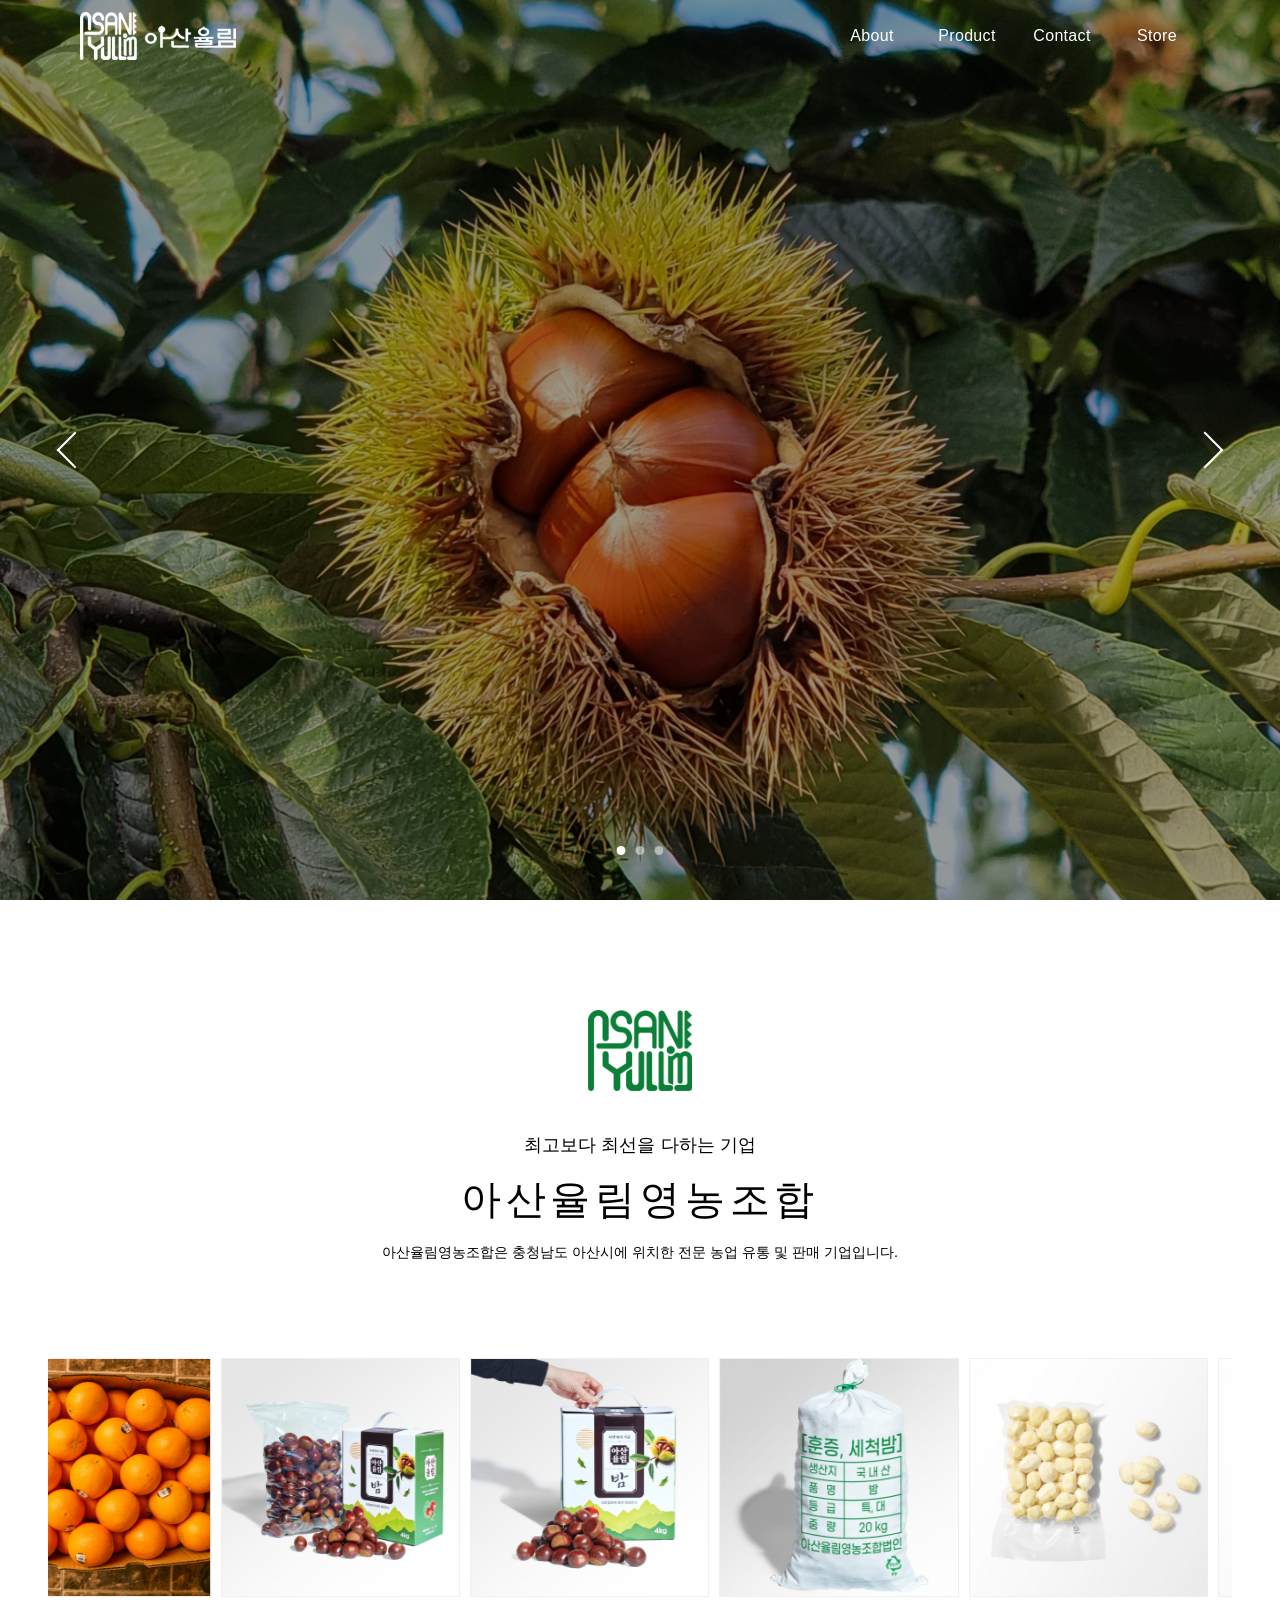
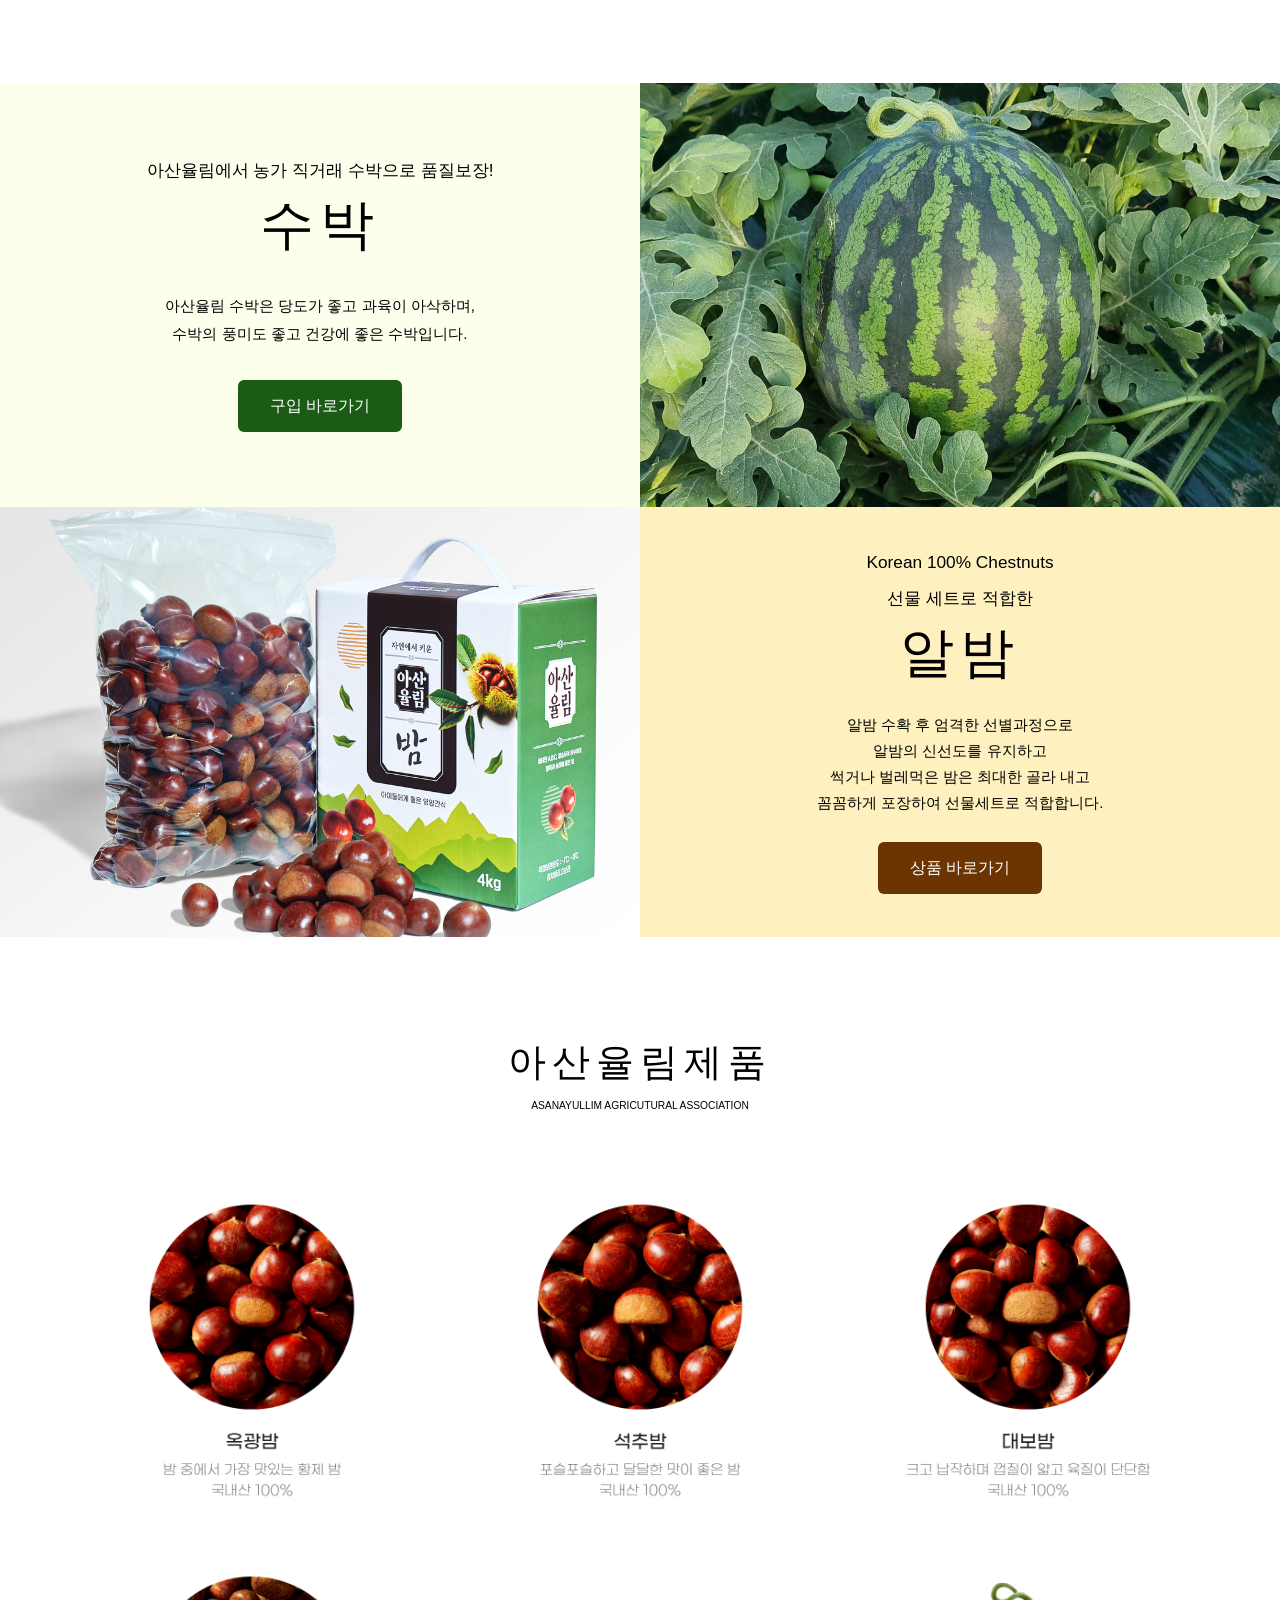
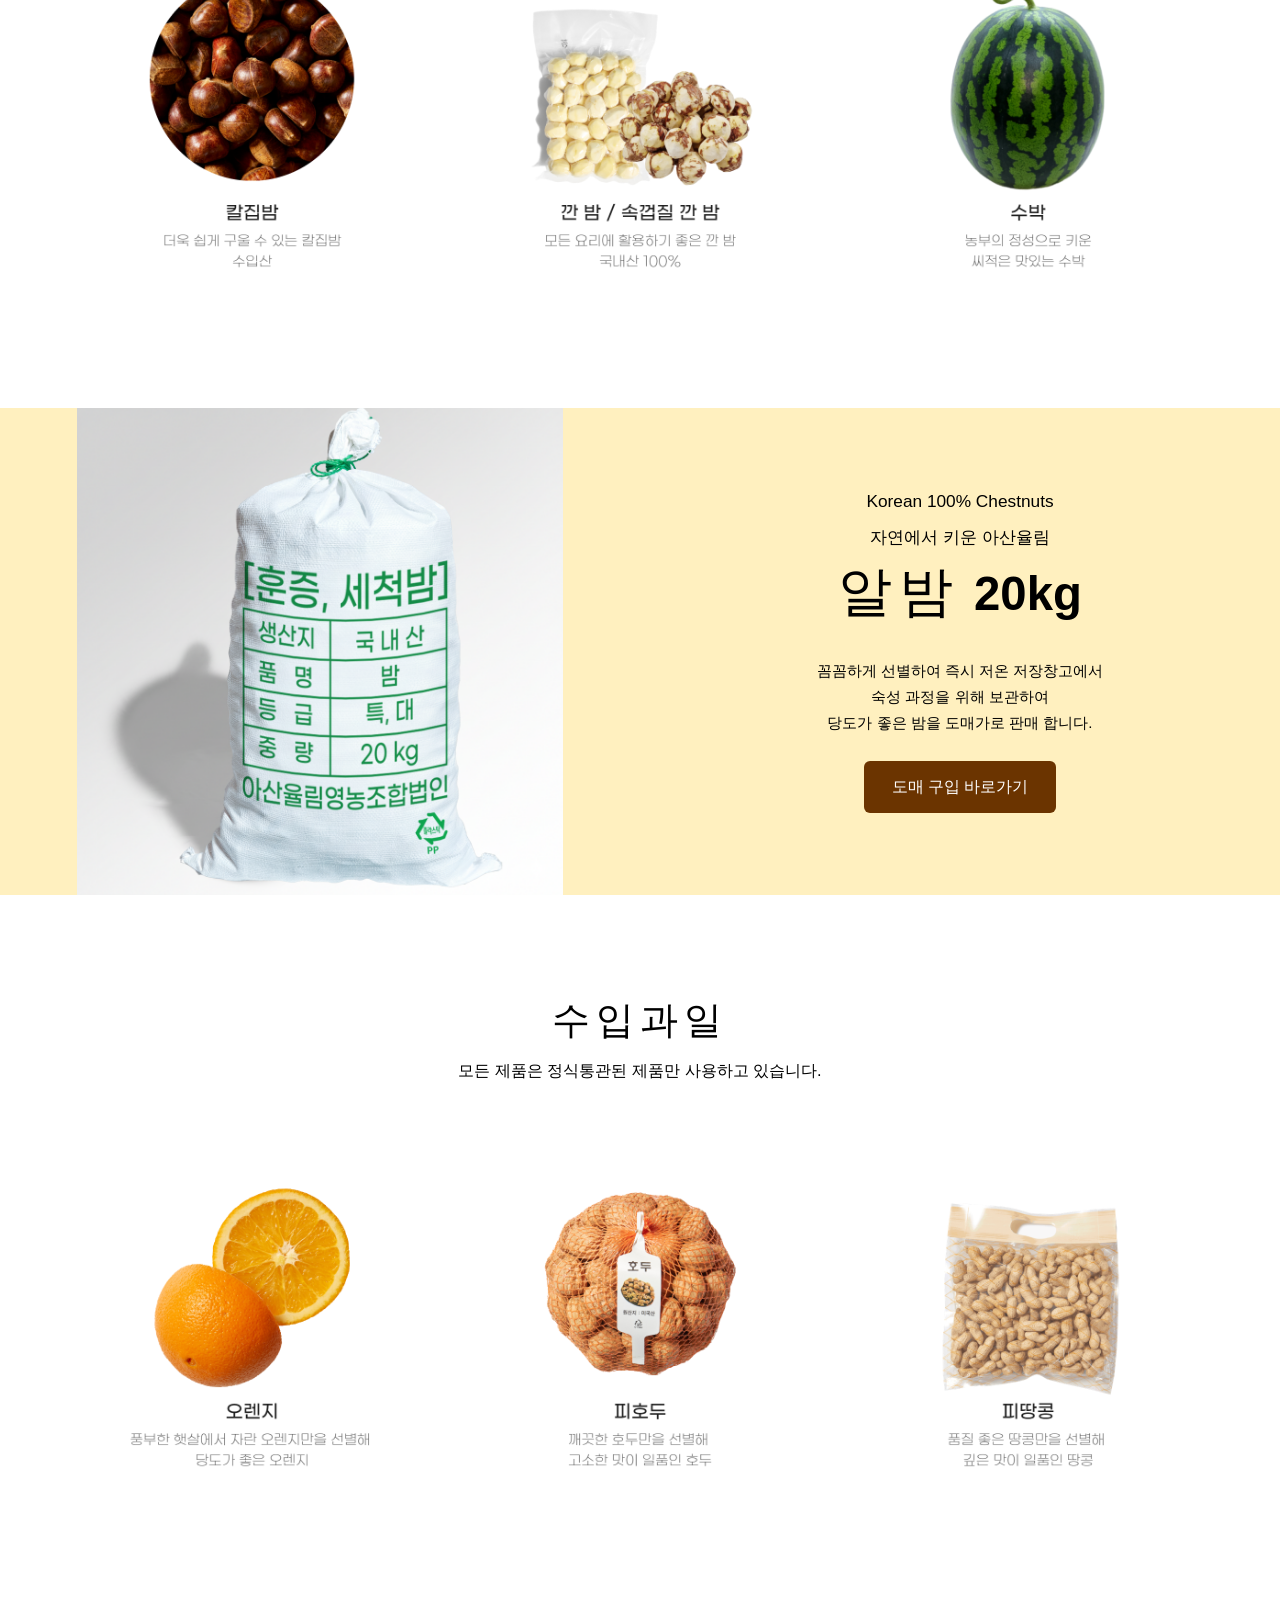
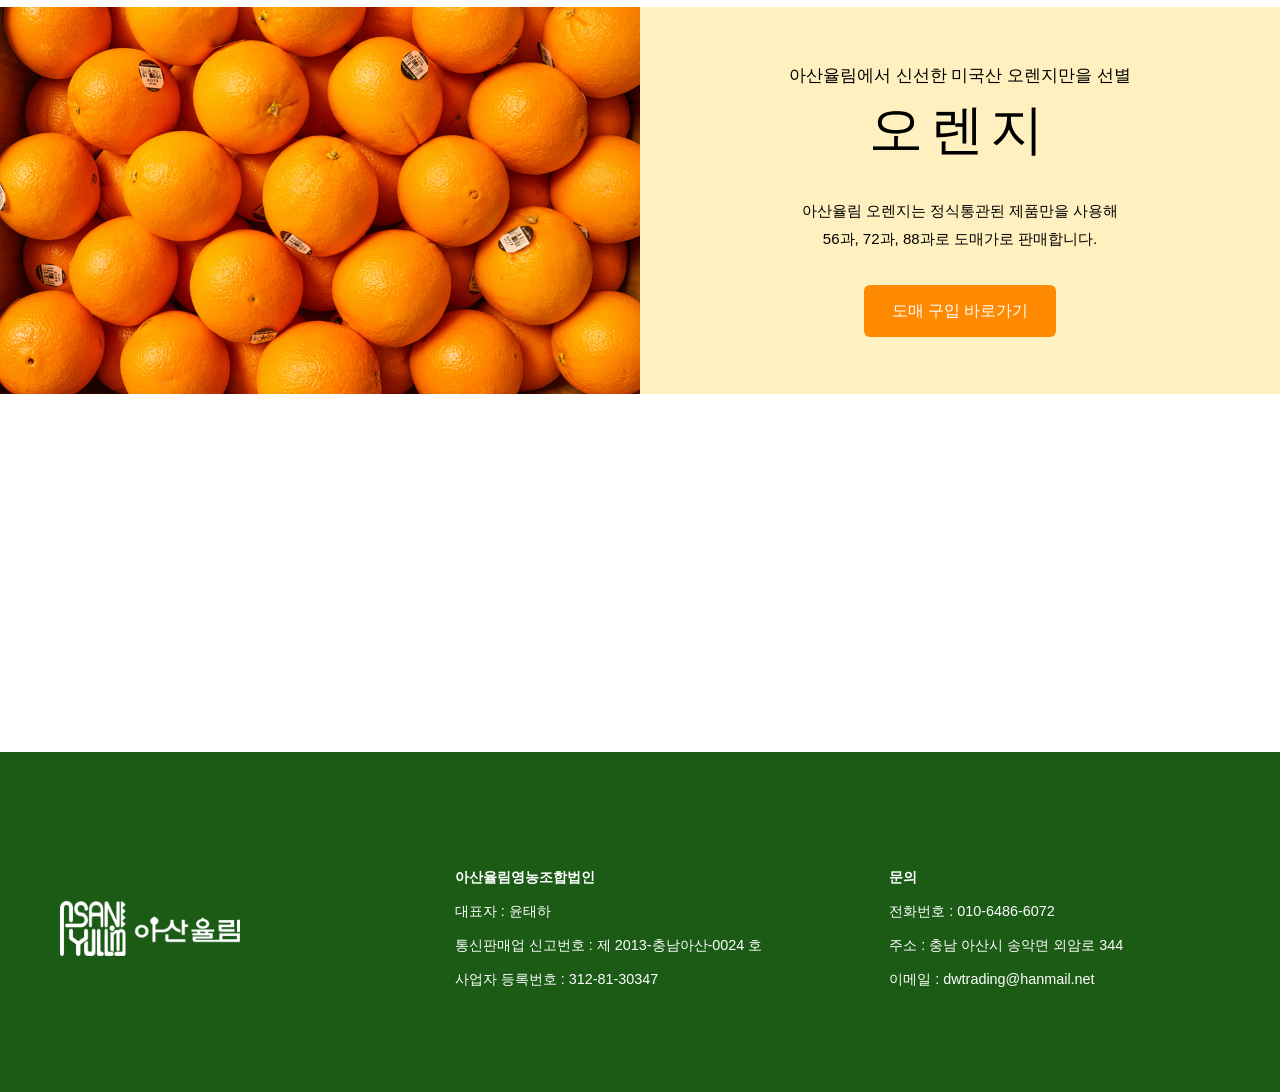
<file: index.html>
<!DOCTYPE html>
<html lang="ko">
<head>
  <meta charset="UTF-8" />
  <meta name="viewport" content="width=device-width, initial-scale=1.0" />

  <title>아산율림 | 아산율림영농조합 | ASANYULLIM</title>
  <meta name="description" content="아산율림영농조합 공식 웹사이트입니다. 밤, 수박, 오렌지, 수입과일 등 엄선된 농산물과 Store - 아산율림(아산율림영농조합) 스마트스토어 상품을 소개합니다." />
  <meta name="keywords" content="아산율림, 아산율림영농조합, asanyullim, ASANYULLIM, Store - 아산율림, 아산율림 스마트스토어, 아산율림영농조합 스마트스토어, 밤, 알밤, 수박, 오렌지, 수입과일" />
  <meta property="og:type" content="website" />
  <meta property="og:site_name" content="아산율림" />
  <meta property="og:title" content="아산율림 | 아산율림영농조합 | ASANYULLIM" />
  <meta property="og:description" content="아산율림영농조합 공식 웹사이트. 엄선된 농산물과 스마트스토어 상품을 소개합니다." />
  <meta property="og:image" content="./images/컬러로고.png" />
  <meta name="twitter:card" content="summary_large_image" />
  <script type="application/ld+json">
    {
      "@context": "https://schema.org",
      "@type": "Organization",
      "name": "아산율림영농조합",
      "alternateName": ["아산율림", "ASANYULLIM", "asanyullim"],
      "url": "https://smartstore.naver.com/asanyulim",
      "logo": "./images/컬러로고.png",
      "contactPoint": {
        "@type": "ContactPoint",
        "telephone": "+82-10-6486-6072",
        "contactType": "customer service",
        "email": "dwtrading@hanmail.net"
      }
    }
  </script>

  <link rel="stylesheet" href="./css/base.css" />
  <link rel="stylesheet" href="./css/layout.css" />
  <link rel="stylesheet" href="./css/home.css" />
  <link rel="stylesheet" href="./css/responsive.css" />
  <script src="./js/main.js" defer></script>
</head>

<body>
  <div data-site-header></div>

  <main>
    <section class="home-hero-slider" aria-label="Main visual images">
      <div class="home-hero-track">
        <article class="home-hero-slide">
          <img src="./images/대문1.jpg" alt="" draggable="false" />
        </article>
        <article class="home-hero-slide">
          <img src="./images/대문2.jpg" alt="" draggable="false" />
        </article>
        <article class="home-hero-slide">
          <img src="./images/대문3.jpg" alt="" draggable="false" />
        </article>
      </div>
      <button class="home-hero-arrow home-hero-arrow-prev" type="button" aria-label="Previous image"></button>
      <button class="home-hero-arrow home-hero-arrow-next" type="button" aria-label="Next image"></button>
      <div class="home-hero-pagination" aria-label="Slide pagination"></div>
    </section>

    <section class="home-company-section" aria-labelledby="home-company-title">
      <div class="home-company-copy">
        <img class="home-company-logo" src="./images/컬러로고.png" alt="아산율림" loading="lazy" />
        <p class="home-company-eyebrow">최고보다 최선을 다하는 기업</p>
        <h1 id="home-company-title">아산율림영농조합</h1>
        <p class="home-company-description">
          아산율림영농조합은 충청남도 아산시에 위치한 전문 농업 유통 및 판매 기업입니다.
        </p>
      </div>

      <div class="home-product-carousel" aria-label="아산율림 제품 이미지">
        <div class="home-product-track">
          <article class="home-product-card"><img src="./images/제품1.png" alt="" draggable="false" loading="lazy" /></article>
          <article class="home-product-card"><img src="./images/제품2.png" alt="" draggable="false" loading="lazy" /></article>
          <article class="home-product-card"><img src="./images/제품3.png" alt="" draggable="false" loading="lazy" /></article>
          <article class="home-product-card"><img src="./images/제품4.png" alt="" draggable="false" loading="lazy" /></article>
          <article class="home-product-card"><img src="./images/제품5.png" alt="" draggable="false" loading="lazy" /></article>
          <article class="home-product-card"><img src="./images/제품6.png" alt="" draggable="false" loading="lazy" /></article>
          <article class="home-product-card"><img src="./images/제품7.png" alt="" draggable="false" loading="lazy" /></article>
          <article class="home-product-card"><img src="./images/제품8.png" alt="" draggable="false" loading="lazy" /></article>
          <article class="home-product-card"><img src="./images/제품9.png" alt="" draggable="false" loading="lazy" /></article>
        </div>
      </div>
    </section>

    <section class="home-feature-section home-feature-watermelon" aria-labelledby="home-watermelon-title">
      <div class="home-feature-copy">
        <p class="home-feature-eyebrow">아산율림에서 농가 직거래 수박으로 품질보장!</p>
        <h2 id="home-watermelon-title">수박</h2>
        <p class="home-feature-description">
          아산율림 수박은 당도가 좋고 과육이 아삭하며,<br />
          수박의 풍미도 좋고 건강에 좋은 수박입니다.
        </p>
        <a
          class="home-feature-button"
          href="https://smartstore.naver.com/asanyulim/products/10555717269"
          target="_blank"
          rel="noopener noreferrer"
        >
          구입 바로가기
        </a>
      </div>
      <figure class="home-feature-media">
        <img src="./images/수박1.png" alt="수박" loading="lazy" />
      </figure>
    </section>

    <section class="home-feature-section home-feature-chestnut is-reversed" aria-labelledby="home-chestnut-title">
      <figure class="home-feature-media">
        <img src="./images/밤2.png" alt="알밤 선물 세트" loading="lazy" />
      </figure>
      <div class="home-feature-copy">
        <p class="home-feature-kicker">Korean 100% Chestnuts</p>
        <p class="home-feature-eyebrow">선물 세트로 적합한</p>
        <h2 id="home-chestnut-title">알밤</h2>
        <p class="home-feature-description">
          알밤 수확 후 엄격한 선별과정으로<br />
          알밤의 신선도를 유지하고<br />
          썩거나 벌레먹은 밤은 최대한 골라 내고<br />
          꼼꼼하게 포장하여 선물세트로 적합합니다.
        </p>
        <a
          class="home-feature-button home-feature-button-brown"
          href="https://smartstore.naver.com/asanyulim/products/10655157892"
          target="_blank"
          rel="noopener noreferrer"
        >
          상품 바로가기
        </a>
      </div>
    </section>

    <section class="home-lineup-section" aria-labelledby="home-lineup-title">
      <div class="home-lineup-heading">
        <h2 id="home-lineup-title">아산율림제품</h2>
        <p>ASANAYULLIM AGRICUTURAL ASSOCIATION</p>
      </div>

      <div class="home-lineup-grid">
        <a
          class="home-lineup-item"
          href="https://smartstore.naver.com/asanyulim/products/10655157892"
          target="_blank"
          rel="noopener noreferrer"
          aria-label="옥광밤 상품 바로가기"
        >
          <img src="./images/옥광밤.png" alt="옥광밤" loading="lazy" />
        </a>
        <a
          class="home-lineup-item"
          href="https://smartstore.naver.com/asanyulim/products/10655157892"
          target="_blank"
          rel="noopener noreferrer"
          aria-label="석추밤 상품 바로가기"
        >
          <img src="./images/석추밤.png" alt="석추밤" loading="lazy" />
        </a>
        <a
          class="home-lineup-item"
          href="https://smartstore.naver.com/asanyulim/products/11051477264"
          target="_blank"
          rel="noopener noreferrer"
          aria-label="대보밤 상품 바로가기"
        >
          <img src="./images/대보밤.png" alt="대보밤" loading="lazy" />
        </a>
        <a
          class="home-lineup-item"
          href="https://smartstore.naver.com/asanyulim/products/10844709897"
          target="_blank"
          rel="noopener noreferrer"
          aria-label="칼집밤 상품 바로가기"
        >
          <img src="./images/칼집밤.png" alt="칼집밤" loading="lazy" />
        </a>
        <a
          class="home-lineup-item"
          href="https://smartstore.naver.com/asanyulim/products/10847987742"
          target="_blank"
          rel="noopener noreferrer"
          aria-label="깐밤 상품 바로가기"
        >
          <img src="./images/깐밤.png" alt="깐밤" loading="lazy" />
        </a>
        <a
          class="home-lineup-item"
          href="https://smartstore.naver.com/asanyulim/products/10555717269"
          target="_blank"
          rel="noopener noreferrer"
          aria-label="수박 상품 바로가기"
        >
          <img src="./images/수박.png" alt="수박" loading="lazy" />
        </a>
      </div>
    </section>

    <section class="home-feature-section home-feature-chestnut home-feature-wholesale is-reversed" aria-labelledby="home-wholesale-title">
      <figure class="home-feature-media">
        <img src="./images/포대.png" alt="알밤 20kg 포대" loading="lazy" />
      </figure>
      <div class="home-feature-copy">
        <p class="home-feature-kicker">Korean 100% Chestnuts</p>
        <p class="home-feature-eyebrow">자연에서 키운 아산율림</p>
        <h2 id="home-wholesale-title" class="home-feature-title-row">
          <span>알밤</span>
          <strong>20kg</strong>
        </h2>
        <p class="home-feature-description">
          꼼꼼하게 선별하여 즉시 저온 저장창고에서<br />
          숙성 과정을 위해 보관하여<br />
          당도가 좋은 밤을 도매가로 판매 합니다.
        </p>
        <a
          class="home-feature-button home-feature-button-brown"
          href="https://smartstore.naver.com/asanyulim/products/10655224242"
          target="_blank"
          rel="noopener noreferrer"
        >
          도매 구입 바로가기
        </a>
      </div>
    </section>

    <section class="home-lineup-section home-import-section" aria-labelledby="home-import-title">
      <div class="home-lineup-heading home-import-heading">
        <h2 id="home-import-title">수입과일</h2>
        <p>모든 제품은 정식통관된 제품만 사용하고 있습니다.</p>
      </div>

      <div class="home-lineup-grid">
        <a
          class="home-lineup-item"
          href="https://smartstore.naver.com/asanyulim/products/10764202318"
          target="_blank"
          rel="noopener noreferrer"
          aria-label="오렌지 상품 바로가기"
        >
          <img src="./images/수입1.png" alt="오렌지" loading="lazy" />
        </a>
        <a
          class="home-lineup-item"
          href="https://smartstore.naver.com/asanyulim/products/10756531237"
          target="_blank"
          rel="noopener noreferrer"
          aria-label="피호두 상품 바로가기"
        >
          <img src="./images/수입2.png" alt="피호두" loading="lazy" />
        </a>
        <a
          class="home-lineup-item"
          href="https://smartstore.naver.com/asanyulim/products/10756702369"
          target="_blank"
          rel="noopener noreferrer"
          aria-label="피땅콩 상품 바로가기"
        >
          <img src="./images/수입3.png" alt="피땅콩" loading="lazy" />
        </a>
      </div>
    </section>

    <section class="home-feature-section home-feature-orange is-reversed" aria-labelledby="home-orange-title">
      <figure class="home-feature-media">
        <img src="./images/오렌지.png" alt="오렌지" loading="lazy" />
      </figure>
      <div class="home-feature-copy">
        <p class="home-feature-eyebrow">아산율림에서 신선한 미국산 오렌지만을 선별</p>
        <h2 id="home-orange-title">오렌지</h2>
        <p class="home-feature-description">
          아산율림 오렌지는 정식통관된 제품만을 사용해<br />
          56과, 72과, 88과로 도매가로 판매합니다.
        </p>
        <a
          class="home-feature-button home-feature-button-orange"
          href="https://smartstore.naver.com/asanyulim/products/10764411808"
          target="_blank"
          rel="noopener noreferrer"
        >
          도매 구입 바로가기
        </a>
      </div>
    </section>

    <section class="home-store-cta" aria-label="Store shortcut">
      <div class="home-store-cta-inner">
        <p>
          아산율림영농조합법인은 항상 여러분의 건강과 행복을 생각하며,<br />
          최상의 제품과 서비스를 제공하기 위해 최선을 다하고 있습니다. 앞으로도 많은 관심과 사랑 부탁드립니다.
        </p>
        <a
          class="home-store-cta-button"
          href="https://smartstore.naver.com/asanyulim"
          target="_blank"
          rel="noopener noreferrer"
        >
          STORE
        </a>
      </div>
    </section>
  </main>

  <div data-site-footer></div>
</body>
</html>
</file>
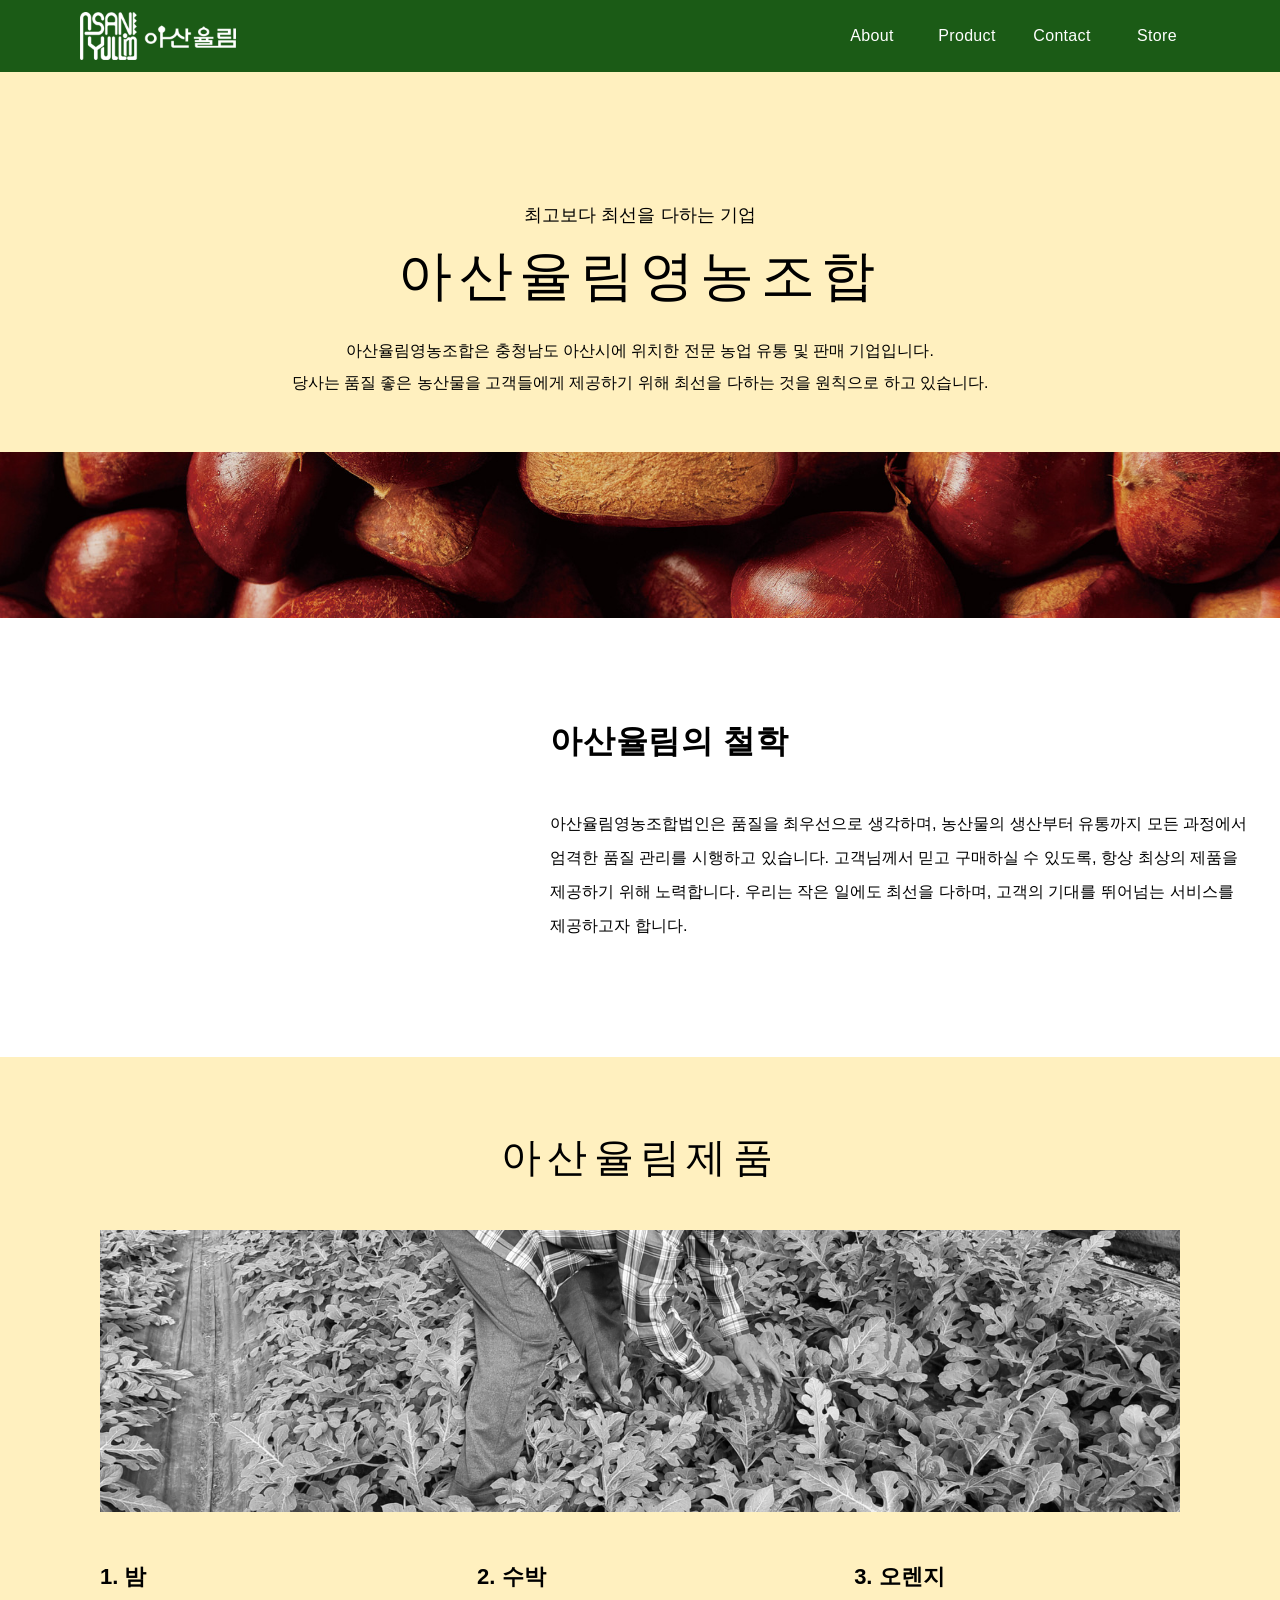
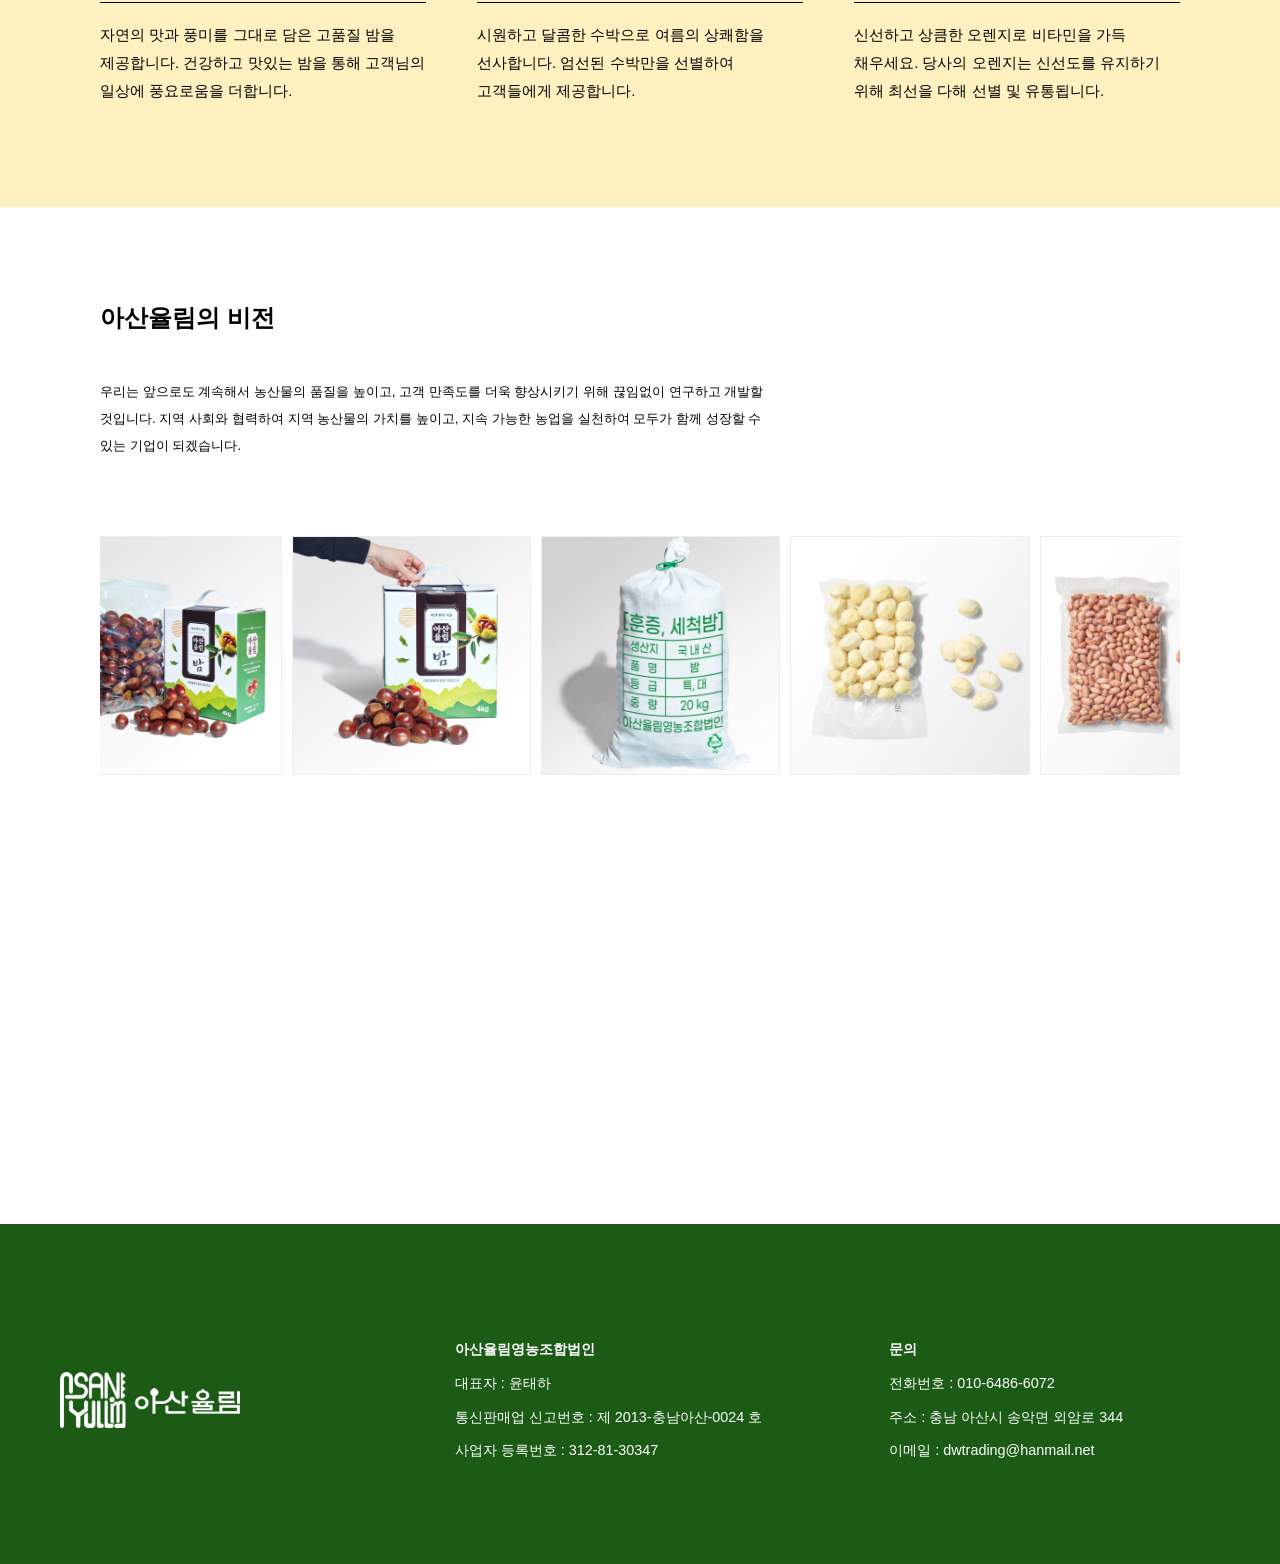
<file: about/index.html>
<!DOCTYPE html>
<html lang="ko">
<head>
  <meta charset="UTF-8" />
  <meta name="viewport" content="width=device-width, initial-scale=1.0" />

  <title>회사소개 | 아산율림영농조합 | ASANYULLIM</title>
  <meta name="description" content="아산율림영농조합 회사소개 페이지입니다. 아산율림의 제품과 Store - 아산율림(아산율림영농조합) 정보를 확인하세요." />
  <meta name="keywords" content="아산율림, 아산율림영농조합, asanyullim, ASANYULLIM, 회사소개, Store - 아산율림" />
  <meta property="og:type" content="website" />
  <meta property="og:site_name" content="아산율림" />
  <meta property="og:title" content="회사소개 | 아산율림영농조합 | ASANYULLIM" />
  <meta property="og:description" content="아산율림영농조합을 소개합니다." />
  <meta property="og:image" content="../images/컬러로고.png" />
  <meta name="twitter:card" content="summary_large_image" />

  <link rel="stylesheet" href="../css/base.css" />
  <link rel="stylesheet" href="../css/layout.css" />
  <link rel="stylesheet" href="../css/about.css" />
  <link rel="stylesheet" href="../css/responsive.css" />
  <script src="../js/main.js" defer></script>
</head>

<body>
  <div data-site-header></div>

  <main>
    <section class="about-intro" aria-labelledby="about-intro-title">
      <div class="about-intro-copy">
        <p class="about-intro-eyebrow">최고보다 최선을 다하는 기업</p>
        <h1 id="about-intro-title">아산율림영농조합</h1>
        <p class="about-intro-description">
          아산율림영농조합은 충청남도 아산시에 위치한 전문 농업 유통 및 판매 기업입니다.<br />
          당사는 품질 좋은 농산물을 고객들에게 제공하기 위해 최선을 다하는 것을 원칙으로 하고 있습니다.
        </p>
      </div>
      <div class="about-intro-visual" aria-hidden="true"></div>
    </section>

    <section class="about-philosophy" aria-labelledby="about-philosophy-title">
      <div class="about-philosophy-copy">
        <h2 id="about-philosophy-title">아산율림의 철학</h2>
        <p>
          아산율림영농조합법인은 품질을 최우선으로 생각하며, 농산물의 생산부터 유통까지 모든 과정에서
          엄격한 품질 관리를 시행하고 있습니다. 고객님께서 믿고 구매하실 수 있도록, 항상 최상의 제품을
          제공하기 위해 노력합니다. 우리는 작은 일에도 최선을 다하며, 고객의 기대를 뛰어넘는 서비스를 제공하고자 합니다.
        </p>
      </div>
    </section>

    <section class="about-products" aria-labelledby="about-products-title">
      <div class="about-products-inner">
        <h2 id="about-products-title">아산율림제품</h2>
        <img class="about-products-image" src="../images/흑백.png" alt="수박 농장에서 수확하는 모습" loading="lazy" />

        <div class="about-products-grid">
          <article class="about-products-item">
            <h3>1. 밤</h3>
            <p>
              자연의 맛과 풍미를 그대로 담은 고품질 밤을 제공합니다. 건강하고 맛있는 밤을 통해 고객님의 일상에 풍요로움을 더합니다.
            </p>
          </article>
          <article class="about-products-item">
            <h3>2. 수박</h3>
            <p>
              시원하고 달콤한 수박으로 여름의 상쾌함을 선사합니다. 엄선된 수박만을 선별하여 고객들에게 제공합니다.
            </p>
          </article>
          <article class="about-products-item">
            <h3>3. 오렌지</h3>
            <p>
              신선하고 상큼한 오렌지로 비타민을 가득 채우세요. 당사의 오렌지는 신선도를 유지하기 위해 최선을 다해 선별 및 유통됩니다.
            </p>
          </article>
        </div>
      </div>
    </section>

    <section class="about-vision" aria-labelledby="about-vision-title">
      <div class="about-vision-copy">
        <h2 id="about-vision-title">아산율림의 비전</h2>
        <p>
          우리는 앞으로도 계속해서 농산물의 품질을 높이고, 고객 만족도를 더욱 향상시키기 위해 끊임없이
          연구하고 개발할 것입니다. 지역 사회와 협력하여 지역 농산물의 가치를 높이고, 지속 가능한 농업을
          실천하여 모두가 함께 성장할 수 있는 기업이 되겠습니다.
        </p>
      </div>

      <div class="home-product-carousel about-vision-carousel" aria-label="아산율림 제품 이미지">
        <div class="home-product-track">
          <article class="home-product-card"><img src="../images/제품1.png" alt="" draggable="false" loading="lazy" /></article>
          <article class="home-product-card"><img src="../images/제품2.png" alt="" draggable="false" loading="lazy" /></article>
          <article class="home-product-card"><img src="../images/제품3.png" alt="" draggable="false" loading="lazy" /></article>
          <article class="home-product-card"><img src="../images/제품4.png" alt="" draggable="false" loading="lazy" /></article>
          <article class="home-product-card"><img src="../images/제품5.png" alt="" draggable="false" loading="lazy" /></article>
          <article class="home-product-card"><img src="../images/제품6.png" alt="" draggable="false" loading="lazy" /></article>
          <article class="home-product-card"><img src="../images/제품7.png" alt="" draggable="false" loading="lazy" /></article>
          <article class="home-product-card"><img src="../images/제품8.png" alt="" draggable="false" loading="lazy" /></article>
          <article class="home-product-card"><img src="../images/제품9.png" alt="" draggable="false" loading="lazy" /></article>
        </div>
      </div>
    </section>

    <section class="about-store-cta" aria-label="Store shortcut">
      <div class="about-store-cta-inner">
        <p>
          아산율림영농조합법인은 항상 여러분의 건강과 행복을 생각하며,<br />
          최상의 제품과 서비스를 제공하기 위해 최선을 다하고 있습니다. 앞으로도 많은 관심과 사랑 부탁드립니다.
        </p>
        <a
          class="about-store-cta-button"
          href="https://smartstore.naver.com/asanyulim"
          target="_blank"
          rel="noopener noreferrer"
        >
          GO SHOP NOW
        </a>
      </div>
    </section>
  </main>

  <div data-site-footer></div>
</body>
</html>
</file>
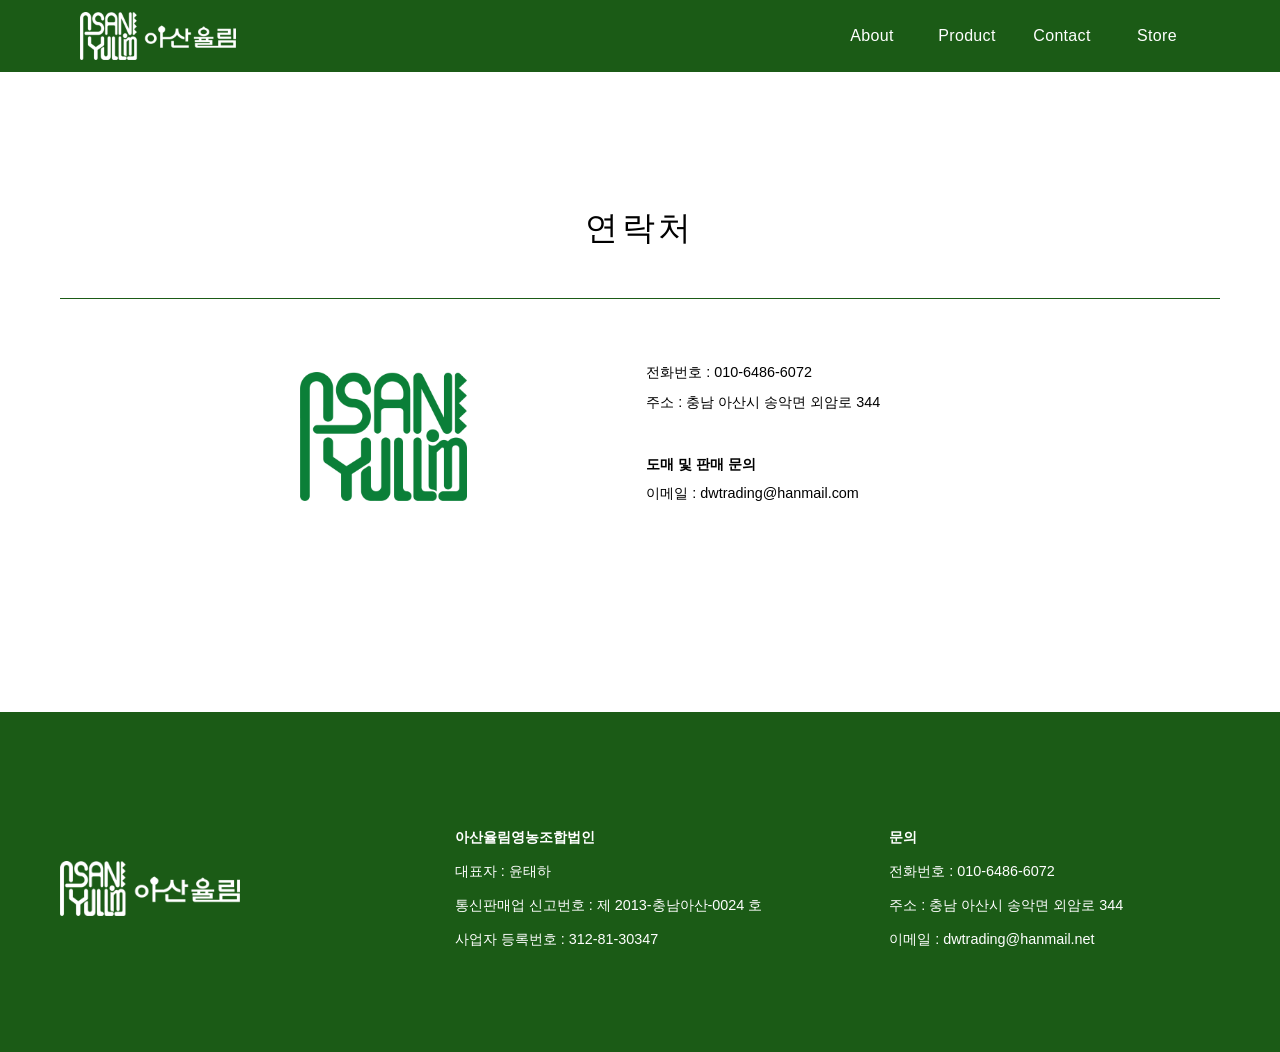
<file: contact/index.html>
<!DOCTYPE html>
<html lang="ko">
<head>
  <meta charset="UTF-8" />
  <meta name="viewport" content="width=device-width, initial-scale=1.0" />

  <title>연락처 | 아산율림영농조합 | ASANYULLIM</title>
  <meta name="description" content="아산율림영농조합 연락처 페이지입니다. 전화번호 010-6486-6072, 주소 충남 아산시 송악면 외암로 344, 도매 및 판매 문의 정보를 확인하세요." />
  <meta name="keywords" content="아산율림, 아산율림영농조합, asanyullim, ASANYULLIM, 아산율림 연락처, 아산율림 문의, 도매 문의, 판매 문의, Store - 아산율림" />
  <meta property="og:type" content="website" />
  <meta property="og:site_name" content="아산율림" />
  <meta property="og:title" content="연락처 | 아산율림영농조합 | ASANYULLIM" />
  <meta property="og:description" content="아산율림영농조합 연락처와 도매 및 판매 문의 정보를 안내합니다." />
  <meta property="og:image" content="../images/컬러로고.png" />
  <meta name="twitter:card" content="summary_large_image" />

  <link rel="stylesheet" href="../css/base.css" />
  <link rel="stylesheet" href="../css/layout.css" />
  <link rel="stylesheet" href="../css/contact.css" />
  <link rel="stylesheet" href="../css/responsive.css" />
  <script src="../js/main.js" defer></script>
</head>

<body>
  <div data-site-header></div>

  <main>
    <section class="contact-section" aria-labelledby="contact-title">
      <div class="contact-inner">
        <h1 id="contact-title">연락처</h1>
        <div class="contact-divider" aria-hidden="true"></div>

        <div class="contact-content">
          <div class="contact-logo">
            <img src="../images/컬러로고.png" alt="아산율림" loading="lazy" />
          </div>

          <div class="contact-info">
            <p>전화번호 : 010-6486-6072</p>
            <p>주소 : 충남 아산시 송악면 외암로 344</p>

            <div class="contact-sales">
              <p><strong>도매 및 판매 문의</strong></p>
              <p>이메일 : dwtrading@hanmail.com</p>
            </div>
          </div>
        </div>
      </div>
    </section>
  </main>

  <div data-site-footer></div>
</body>
</html>
</file>
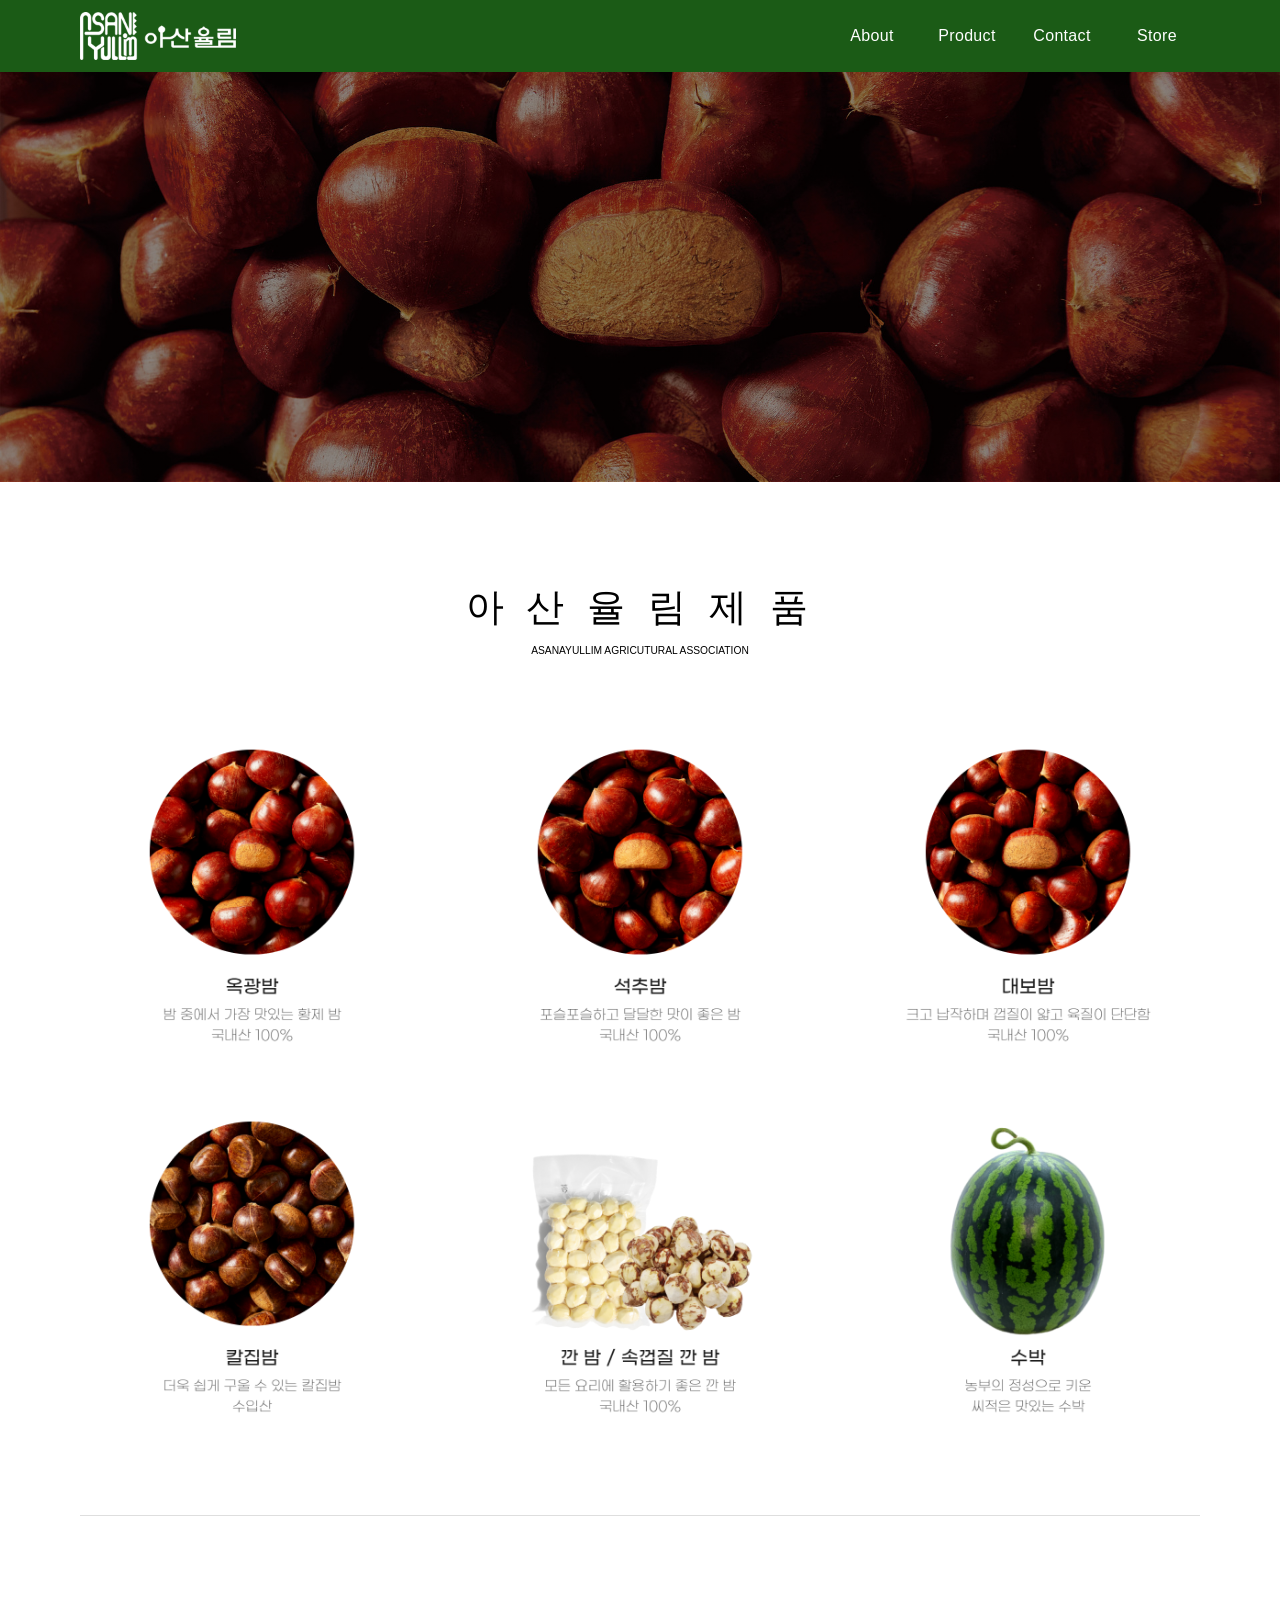
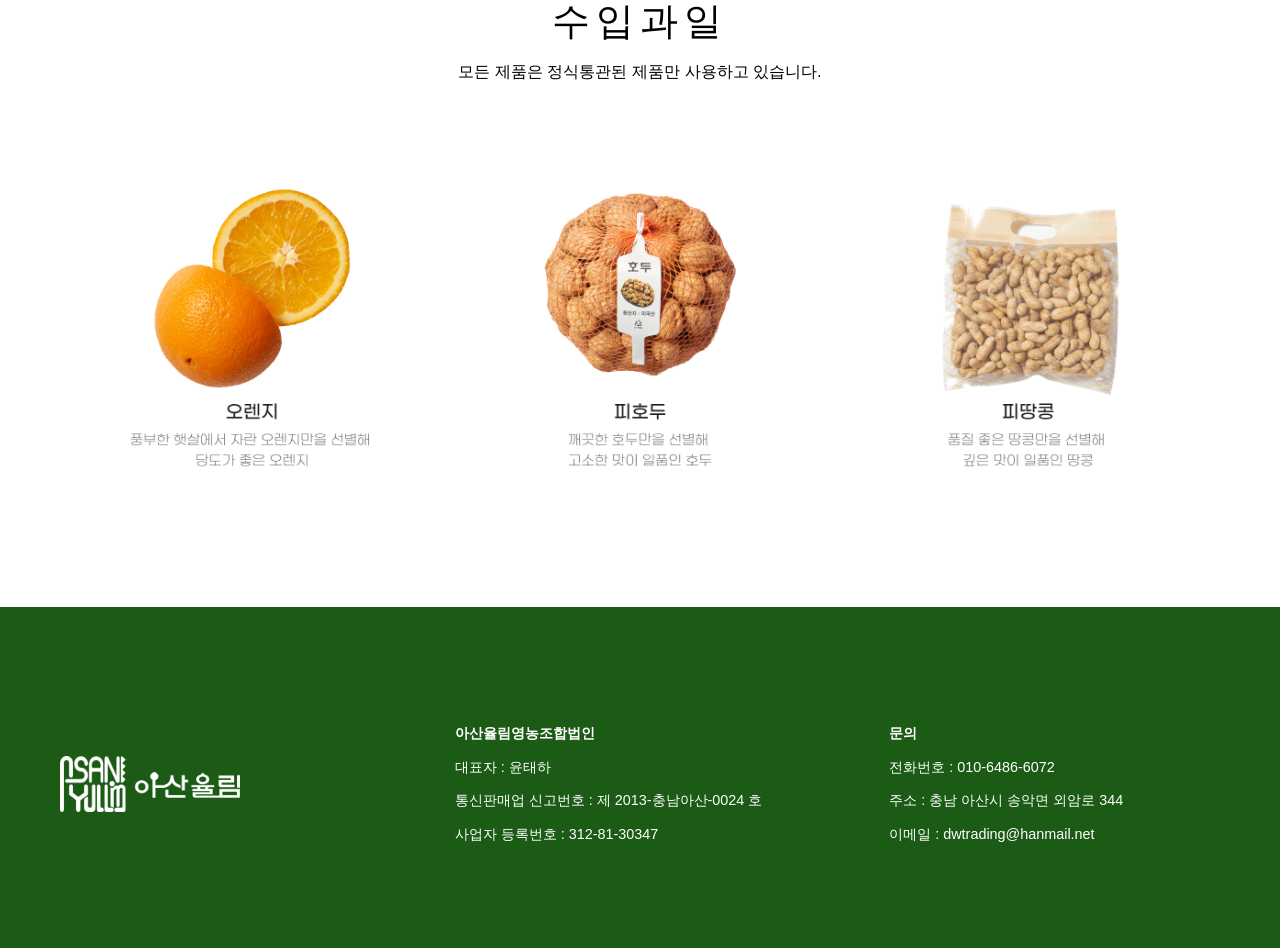
<file: works/index.html>
<!DOCTYPE html>
<html lang="ko">
<head>
  <meta charset="UTF-8" />
  <meta name="viewport" content="width=device-width, initial-scale=1.0" />

  <title>제품 | 아산율림영농조합 | ASANYULLIM</title>
  <meta name="description" content="아산율림영농조합 제품 소개 페이지입니다. 옥광밤, 석추밤, 대보밤, 칼집밤, 깐밤, 수박, 오렌지, 피호두, 피땅콩 상품을 확인하세요." />
  <meta name="keywords" content="아산율림, 아산율림영농조합, asanyullim, ASANYULLIM, 아산율림제품, 옥광밤, 석추밤, 대보밤, 칼집밤, 깐밤, 수박, 오렌지, 피호두, 피땅콩, Store - 아산율림" />
  <meta property="og:type" content="website" />
  <meta property="og:site_name" content="아산율림" />
  <meta property="og:title" content="제품 | 아산율림영농조합 | ASANYULLIM" />
  <meta property="og:description" content="아산율림영농조합의 밤, 수박, 수입과일 제품을 소개합니다." />
  <meta property="og:image" content="../images/컬러로고.png" />
  <meta name="twitter:card" content="summary_large_image" />

  <link rel="stylesheet" href="../css/base.css" />
  <link rel="stylesheet" href="../css/layout.css" />
  <link rel="stylesheet" href="../css/works.css" />
  <link rel="stylesheet" href="../css/responsive.css" />
  <script src="../js/main.js" defer></script>
</head>

<body>
  <div data-site-header></div>

  <main>
    <section class="works-hero" aria-label="Product page visual"></section>

    <section class="works-products" aria-labelledby="works-products-title">
      <div class="works-lineup-heading">
        <h1 id="works-products-title">아 산 율 림 제 품</h1>
        <p>ASANAYULLIM AGRICUTURAL ASSOCIATION</p>
      </div>

      <div class="works-lineup-grid">
        <a
          class="works-lineup-item"
          href="https://smartstore.naver.com/asanyulim/products/10655157892"
          target="_blank"
          rel="noopener noreferrer"
          aria-label="옥광밤 상품 바로가기"
        >
          <img src="../images/옥광밤.png" alt="옥광밤" loading="lazy" />
        </a>
        <a
          class="works-lineup-item"
          href="https://smartstore.naver.com/asanyulim/products/10655157892"
          target="_blank"
          rel="noopener noreferrer"
          aria-label="석추밤 상품 바로가기"
        >
          <img src="../images/석추밤.png" alt="석추밤" loading="lazy" />
        </a>
        <a
          class="works-lineup-item"
          href="https://smartstore.naver.com/asanyulim/products/11051477264"
          target="_blank"
          rel="noopener noreferrer"
          aria-label="대보밤 상품 바로가기"
        >
          <img src="../images/대보밤.png" alt="대보밤" loading="lazy" />
        </a>
        <a
          class="works-lineup-item"
          href="https://smartstore.naver.com/asanyulim/products/10844709897"
          target="_blank"
          rel="noopener noreferrer"
          aria-label="칼집밤 상품 바로가기"
        >
          <img src="../images/칼집밤.png" alt="칼집밤" loading="lazy" />
        </a>
        <a
          class="works-lineup-item"
          href="https://smartstore.naver.com/asanyulim/products/10847987742"
          target="_blank"
          rel="noopener noreferrer"
          aria-label="깐밤 상품 바로가기"
        >
          <img src="../images/깐밤.png" alt="깐밤" loading="lazy" />
        </a>
        <a
          class="works-lineup-item"
          href="https://smartstore.naver.com/asanyulim/products/10555717269"
          target="_blank"
          rel="noopener noreferrer"
          aria-label="수박 상품 바로가기"
        >
          <img src="../images/수박.png" alt="수박" loading="lazy" />
        </a>
      </div>

      <hr class="works-products-divider" />

      <div class="works-lineup-heading works-import-heading">
        <h2>수입과일</h2>
        <p>모든 제품은 정식통관된 제품만 사용하고 있습니다.</p>
      </div>

      <div class="works-lineup-grid">
        <a
          class="works-lineup-item"
          href="https://smartstore.naver.com/asanyulim/products/10764202318"
          target="_blank"
          rel="noopener noreferrer"
          aria-label="오렌지 상품 바로가기"
        >
          <img src="../images/수입1.png" alt="오렌지" loading="lazy" />
        </a>
        <a
          class="works-lineup-item"
          href="https://smartstore.naver.com/asanyulim/products/10756531237"
          target="_blank"
          rel="noopener noreferrer"
          aria-label="피호두 상품 바로가기"
        >
          <img src="../images/수입2.png" alt="피호두" loading="lazy" />
        </a>
        <a
          class="works-lineup-item"
          href="https://smartstore.naver.com/asanyulim/products/10756702369"
          target="_blank"
          rel="noopener noreferrer"
          aria-label="피땅콩 상품 바로가기"
        >
          <img src="../images/수입3.png" alt="피땅콩" loading="lazy" />
        </a>
      </div>
    </section>
  </main>

  <div data-site-footer></div>
</body>
</html>
</file>
<file: css/base.css>
:root {
  --color-bg: #ffffff;
  --color-bg-soft: #f6f8fb;
  --color-surface: #ffffff;
  --color-text: #172033;
  --color-copy: #4d596b;
  --color-muted: #66758a;
  --color-border: #dce3ec;
  --color-primary: #1b5b16;
  --color-primary-hover: #144510;
  --color-black: #000000;
  --color-white: #ffffff;

  --container-width: 1120px;
  --button-radius: 8px;
  --font-sans: Arial, "Noto Sans KR", sans-serif;
}

* {
  box-sizing: border-box;
}

html {
  scroll-behavior: smooth;
}

body {
  margin: 0;
  color: var(--color-text);
  background: var(--color-bg);
  font-family: var(--font-sans);
  line-height: 1.65;
}

img {
  display: block;
  max-width: 100%;
}

a {
  color: inherit;
  text-decoration: none;
}

button,
input,
textarea,
select {
  font: inherit;
}

p,
h1,
h2,
h3 {
  margin-top: 0;
}

.container {
  width: min(100% - 32px, var(--container-width));
  margin: 0 auto;
}

.section {
  padding: 88px 0;
}
</file>
<file: css/layout.css>
/* Header */

:root {
  --header-height: 72px;
  --header-top-padding: 0;
  --header-logo-height: 48px;
  --header-nav-size: 1rem;
}

.site-header {
  position: sticky;
  top: 0;
  z-index: 50;
  background-color: var(--color-primary);
  border-bottom: 0;
  transition: background-color 0.42s ease;
}

.site-header.is-overlay {
  position: fixed;
  right: 0;
  left: 0;
}

.site-header.is-overlay.is-at-top {
  background-color: transparent;
  border-bottom-color: transparent;
  box-shadow: none;
  backdrop-filter: none;
}

.site-header.is-overlay.is-scrolled {
  background-color: var(--color-primary);
  border-bottom-color: transparent;
  box-shadow: none;
}

.site-header.is-overlay.is-at-top .header-inner {
  padding-top: var(--header-top-padding);
}

.header-inner {
  min-height: var(--header-height);
  display: flex;
  align-items: center;
  justify-content: space-between;
  gap: 40px;
}

.logo {
  display: inline-flex;
  align-items: center;
  flex: 0 0 auto;
}

.logo img {
  width: auto;
}

.logo img {
  height: var(--header-logo-height);
}

.logo img.is-switching {
  opacity: 0;
}

.site-nav {
  display: flex;
  align-items: center;
  justify-content: flex-end;
  flex: 1;
  gap: 0;
  font-family: "Noto Sans KR", "Pretendard", "Montserrat", "Segoe UI", Arial, sans-serif;
  font-size: var(--header-nav-size);
  color: var(--color-white);
  font-weight: 350;
  letter-spacing: 0.02em;
}

.nav-links {
  display: flex;
  align-items: center;
}

.nav-links {
  gap: 9px;
}

.nav-links a {
  display: inline-grid;
  align-items: center;
  justify-items: center;
  min-width: 86px;
}

.nav-label {
  grid-area: 1 / 1;
  font-weight: 350;
  white-space: nowrap;
}

.nav-label-hover {
  color: var(--color-white);
  font-size: 0.9em;
  font-weight: 350;
  letter-spacing: 0;
  opacity: 0;
}

.mobile-menu-toggle {
  display: none;
}

.site-nav a:hover {
  color: var(--color-white);
}

.site-nav a:hover .nav-label-default,
.site-nav a:focus-visible .nav-label-default {
  opacity: 0;
}

.site-nav a:hover .nav-label-hover,
.site-nav a:focus-visible .nav-label-hover {
  opacity: 1;
}

.site-nav a.is-active {
  color: var(--color-white);
  font-weight: 400;
}

.site-header.is-overlay.is-at-top .site-nav,
.site-header.is-overlay.is-at-top .site-nav a,
.site-header.is-overlay.is-at-top .site-nav a.is-active {
  color: var(--color-white);
}

.site-header.is-overlay.is-at-top .site-nav a:hover {
  color: var(--color-white);
}

/* Footer */

.site-footer {
  position: relative;
  z-index: 1;
  padding: clamp(92px, 9vw, 126px) 0 clamp(88px, 8vw, 120px);
  color: var(--color-white);
  background: var(--color-primary);
  border-top: 0;
}

.footer-inner {
  width: min(100% - 120px, 1160px);
}

.footer-content {
  display: grid;
  grid-template-columns: 1fr 1.12fr 1fr;
  gap: clamp(42px, 5vw, 78px);
  align-items: center;
}

.footer-logo img {
  width: clamp(180px, 14vw, 250px);
  height: auto;
  display: block;
}

.footer-info p {
  margin: 0 0 13px;
  color: var(--color-white);
  font-size: clamp(0.9rem, 0.96vw, 1.02rem);
  font-weight: 500;
  line-height: 1.45;
}

.footer-info strong {
  color: var(--color-white);
  font-weight: 800;
}

.footer-info p:last-child {
  margin-bottom: 0;
}
</file>
<file: css/home.css>
/* Home page styles */

.home-hero-slider {
  position: relative;
  height: 100vh;
  min-height: 520px;
  overflow: hidden;
  background: var(--color-primary);
  cursor: grab;
  touch-action: pan-y;
  user-select: none;
}

.home-hero-slider.is-dragging {
  cursor: grabbing;
}

.home-hero-slider::after {
  content: "";
  position: absolute;
  inset: 0;
  z-index: 1;
  background: rgba(0, 0, 0, 0.4);
  pointer-events: none;
}

.home-hero-track {
  display: flex;
  width: 100%;
  height: 100%;
  transform: translateX(0);
  transition: transform 520ms cubic-bezier(0.16, 1, 0.3, 1);
  will-change: transform;
}

.home-hero-slider.is-dragging .home-hero-track {
  transition: none;
}

.home-hero-slide {
  flex: 0 0 100%;
  width: 100%;
  height: 100%;
}

.home-hero-slide img {
  width: 100%;
  height: 100%;
  object-fit: cover;
  pointer-events: none;
  user-select: none;
}

.home-hero-arrow {
  position: absolute;
  top: 50%;
  z-index: 3;
  width: 48px;
  height: 48px;
  padding: 0;
  background: transparent;
  border: 0;
  cursor: pointer;
  transform: translateY(-50%);
}

.home-hero-arrow::before {
  content: "";
  position: absolute;
  inset: 11px;
  border-top: 2px solid var(--color-white);
  border-left: 2px solid var(--color-white);
}

.home-hero-arrow-prev {
  left: clamp(18px, 3.6vw, 54px);
}

.home-hero-arrow-prev::before {
  transform: translateX(5px) rotate(-45deg);
}

.home-hero-arrow-next {
  right: clamp(18px, 3.6vw, 54px);
}

.home-hero-arrow-next::before {
  transform: translateX(-5px) rotate(135deg);
}

.home-hero-pagination {
  position: absolute;
  right: 50%;
  bottom: clamp(24px, 5vh, 54px);
  z-index: 3;
  display: flex;
  align-items: center;
  justify-content: center;
  max-width: min(52vw, 220px);
  gap: 10px;
  overflow: hidden;
  transform: translateX(50%);
}

.home-hero-pagination.has-fade {
  -webkit-mask-image: linear-gradient(90deg, transparent, #000 24px, #000 calc(100% - 24px), transparent);
  mask-image: linear-gradient(90deg, transparent, #000 24px, #000 calc(100% - 24px), transparent);
}

.home-hero-dot {
  flex: 0 0 auto;
  width: 9px;
  height: 9px;
  padding: 0;
  background: rgba(255, 255, 255, 0.48);
  border: 0;
  border-radius: 50%;
  cursor: pointer;
}

.home-hero-dot.is-active {
  background: var(--color-white);
}

.home-company-section {
  overflow: hidden;
  padding: clamp(72px, 9vw, 110px) 0 clamp(58px, 7vw, 86px);
  background: var(--color-white);
}

.home-company-copy {
  display: grid;
  justify-items: center;
  text-align: center;
}

.home-company-logo {
  width: clamp(84px, 8.2vw, 124px);
  height: auto;
  margin-bottom: 42px;
}

.home-company-eyebrow {
  margin-bottom: 18px;
  color: var(--color-black);
  font-size: clamp(1.05rem, 1.42vw, 1.42rem);
  font-weight: 500;
  line-height: 1.35;
}

.home-company-copy h1 {
  max-width: none;
  margin: 0 0 18px;
  color: var(--color-black);
  font-size: clamp(1.9rem, 3.12vw, 3.35rem);
  font-weight: 500;
  line-height: 1.18;
  letter-spacing: 0.12em;
}

.home-company-description {
  margin-bottom: clamp(58px, 7.4vw, 94px);
  color: var(--color-black);
  font-size: clamp(0.9rem, 1.12vw, 1.12rem);
  font-weight: 500;
  line-height: 1.6;
}

.home-product-carousel {
  width: min(100% - 96px, 1260px);
  margin: 0 auto;
  overflow: hidden;
  cursor: grab;
  touch-action: pan-y;
  user-select: none;
}

.home-product-carousel.is-dragging {
  cursor: grabbing;
}

.home-product-track {
  display: flex;
  gap: 10px;
  padding: 0;
  transform: translateX(0);
  will-change: transform;
}

.home-product-card {
  flex: 0 0 clamp(224px, 18.7vw, 318px);
  aspect-ratio: 1;
  display: grid;
  place-items: center;
  background: #fafafa;
  border: 1px solid #eeeeee;
}

.home-product-card img {
  width: 100%;
  height: 100%;
  object-fit: contain;
  pointer-events: none;
  user-select: none;
}

.home-feature-section {
  display: grid;
  grid-template-columns: minmax(0, 1fr) minmax(0, 1fr);
  align-items: stretch;
  overflow: hidden;
}

.home-feature-watermelon {
  background: #fbffeb;
}

.home-feature-chestnut {
  background: #fff0bf;
}

.home-feature-orange {
  background: #fff0bf;
}

.home-feature-wholesale .home-feature-media {
  display: grid;
  place-items: center;
  background: transparent;
}

.home-feature-wholesale .home-feature-media img {
  width: min(76%, 560px);
}

.home-feature-copy {
  display: grid;
  align-content: center;
  justify-items: center;
  min-height: 100%;
  padding: clamp(28px, 3vw, 46px) clamp(28px, 5vw, 88px);
  color: var(--color-black);
  text-align: center;
}

.home-feature-kicker,
.home-feature-eyebrow {
  margin: 0 0 clamp(12px, 1.1vw, 18px);
  font-size: clamp(0.98rem, 1.35vw, 1.42rem);
  font-weight: 400;
  line-height: 1.35;
}

.home-feature-kicker {
  margin-bottom: clamp(10px, 1vw, 16px);
  font-family: var(--font-sans);
}

.home-feature-copy h2 {
  margin: 0 0 clamp(28px, 3.1vw, 46px);
  font-size: clamp(2.6rem, 4.2vw, 4.8rem);
  font-weight: 500;
  line-height: 1.05;
  letter-spacing: 0.12em;
}

.home-feature-title-row {
  display: inline-flex;
  align-items: baseline;
  gap: 0.28em;
  letter-spacing: 0.08em;
}

.home-feature-title-row strong {
  font-family: var(--font-sans);
  font-size: 0.88em;
  font-weight: 700;
  letter-spacing: 0;
}

.home-feature-description {
  margin: 0 0 clamp(24px, 2.5vw, 38px);
  font-size: clamp(0.94rem, 1.12vw, 1.18rem);
  font-weight: 400;
  line-height: 1.85;
}

.home-feature-button {
  display: inline-flex;
  align-items: center;
  justify-content: center;
  min-width: 164px;
  min-height: 52px;
  padding: 0 28px;
  color: var(--color-white);
  font-size: 1rem;
  font-weight: 500;
  line-height: 1;
  text-decoration: none;
  background: var(--color-primary);
  border-radius: 6px;
  transition: background-color 0.2s ease;
}

.home-feature-button:hover {
  background: var(--color-primary-hover);
}

.home-feature-button-brown {
  background: #6b3400;
}

.home-feature-button-brown:hover {
  background: #572a00;
}

.home-feature-button-orange {
  background: #ff8900;
}

.home-feature-button-orange:hover {
  background: #e87a00;
}

.home-feature-chestnut .home-feature-copy {
  padding-top: clamp(22px, 2.4vw, 38px);
  padding-bottom: clamp(22px, 2.4vw, 38px);
}

.home-feature-chestnut .home-feature-copy h2 {
  margin-bottom: clamp(22px, 2.5vw, 38px);
}

.home-feature-chestnut .home-feature-description {
  margin-bottom: clamp(18px, 2vw, 30px);
  line-height: 1.72;
}

.home-feature-wholesale .home-feature-copy h2 {
  margin-bottom: clamp(28px, 3vw, 44px);
}

.home-feature-media {
  width: 100%;
  margin: 0;
  overflow: hidden;
}

.home-feature-media img {
  width: 100%;
  height: auto;
  display: block;
}

.home-lineup-section {
  padding: clamp(70px, 8vw, 106px) 0 clamp(82px, 9vw, 126px);
  background: var(--color-white);
}

.home-lineup-heading {
  margin-bottom: clamp(42px, 5vw, 66px);
  color: var(--color-black);
  text-align: center;
}

.home-lineup-heading h2 {
  margin: 0 0 14px;
  font-size: clamp(2rem, 3vw, 3.1rem);
  font-weight: 500;
  line-height: 1.2;
  letter-spacing: 0.16em;
}

.home-lineup-heading p {
  margin: 0;
  font-family: var(--font-sans);
  font-size: clamp(0.64rem, 0.78vw, 0.82rem);
  font-weight: 400;
  line-height: 1.4;
  letter-spacing: 0;
}

.home-import-heading h2 {
  margin-bottom: 14px;
  font-size: clamp(2rem, 3vw, 3.1rem);
  letter-spacing: 0.16em;
}

.home-import-heading p {
  font-family: inherit;
  font-size: clamp(1rem, 1.28vw, 1.36rem);
  line-height: 1.6;
}

.home-lineup-grid {
  display: grid;
  width: min(100% - 64px, 1120px);
  margin: 0 auto;
  grid-template-columns: repeat(3, minmax(0, 1fr));
  gap: clamp(18px, 2.1vw, 30px) clamp(24px, 3.4vw, 48px);
}

.home-lineup-item {
  display: block;
  color: inherit;
  text-decoration: none;
}

.home-lineup-item img {
  display: block;
  width: 100%;
  height: auto;
  transition: transform 0.24s ease;
}

.home-lineup-item:hover img {
  transform: translateY(-4px);
}

.home-store-cta {
  position: relative;
  display: grid;
  min-height: clamp(330px, 28vw, 460px);
  place-items: center;
  overflow: hidden;
  color: var(--color-white);
  text-align: center;
  background-image: linear-gradient(rgba(0, 0, 0, 0.4), rgba(0, 0, 0, 0.4)), url("../images/대문2.jpg");
  background-attachment: fixed;
  background-position: center;
  background-size: cover;
}

.home-store-cta-inner {
  position: relative;
  z-index: 1;
  display: grid;
  justify-items: center;
  width: min(100% - 48px, 980px);
}

.home-store-cta p {
  margin: 0 0 clamp(34px, 4vw, 52px);
  font-size: clamp(0.96rem, 1.25vw, 1.34rem);
  font-weight: 500;
  line-height: 1.7;
}

.home-store-cta-button {
  display: inline-flex;
  align-items: center;
  justify-content: center;
  min-width: 104px;
  min-height: 46px;
  padding: 0 26px;
  color: var(--color-white);
  font-family: var(--font-sans);
  font-size: 0.9rem;
  font-weight: 700;
  line-height: 1;
  text-decoration: none;
  border: 1px solid rgba(255, 255, 255, 0.92);
  transition: background-color 0.2s ease, color 0.2s ease;
}

.home-store-cta-button:hover {
  color: var(--color-black);
  background: var(--color-white);
}

@media (max-width: 860px) {
  .home-hero-slider {
    min-height: 420px;
  }

  .home-hero-arrow {
    width: 40px;
    height: 40px;
  }

  .home-hero-arrow::before {
    inset: 10px;
  }

  .home-company-section {
    padding: 64px 0;
  }

  .home-company-logo {
    margin-bottom: 32px;
  }

  .home-company-copy {
    width: min(100% - 32px, 620px);
    margin: 0 auto;
  }

  .home-company-copy h1 {
    font-size: clamp(2rem, 9vw, 3rem);
    letter-spacing: 0.06em;
  }

  .home-company-description {
    margin-bottom: 48px;
  }

  .home-product-card {
    flex-basis: min(72vw, 300px);
  }

  .home-product-carousel {
    width: min(100% - 32px, 620px);
  }

  .home-feature-section {
    grid-template-columns: 1fr;
    min-height: 0;
  }

  .home-feature-section.is-reversed .home-feature-media {
    order: 1;
  }

  .home-feature-section.is-reversed .home-feature-copy {
    order: 2;
  }

  .home-feature-copy {
    min-height: 420px;
    padding: 44px 24px;
  }

  .home-feature-copy h2 {
    margin-bottom: 34px;
    font-size: clamp(2.8rem, 15vw, 4.2rem);
    letter-spacing: 0.08em;
  }

  .home-feature-description {
    line-height: 1.9;
  }

  .home-feature-media {
    aspect-ratio: auto;
  }

  .home-lineup-section {
    padding: 58px 0 76px;
  }

  .home-lineup-heading {
    width: min(100% - 32px, 620px);
    margin: 0 auto 36px;
  }

  .home-lineup-heading h2 {
    font-size: clamp(1.7rem, 8vw, 2.5rem);
    letter-spacing: 0.1em;
  }

  .home-import-heading h2 {
    margin-bottom: 14px;
    font-size: clamp(1.7rem, 8vw, 2.5rem);
  }

  .home-import-heading p {
    font-size: clamp(0.94rem, 4vw, 1.08rem);
  }

  .home-lineup-grid {
    width: min(100% - 36px, 620px);
    grid-template-columns: repeat(2, minmax(0, 1fr));
    gap: 20px 22px;
  }

  .home-store-cta {
    min-height: 360px;
    background-attachment: scroll;
  }

  .home-store-cta p {
    font-size: clamp(0.92rem, 3.7vw, 1.08rem);
  }
}

@media (max-width: 520px) {
  .home-lineup-grid {
    width: min(100% - 56px, 320px);
    grid-template-columns: 1fr;
    gap: 38px;
  }
}
</file>
<file: css/responsive.css>
/* Responsive */

@media (max-width: 860px) {
  :root {
    --header-height: 64px;
    --header-logo-height: 42px;
    --header-nav-size: 0.94rem;
  }

  .header-inner {
    position: relative;
    min-height: var(--header-height);
    flex-direction: row;
    align-items: center;
    gap: 10px;
    padding: 10px 0;
  }

  .site-nav {
    flex: 1;
    justify-content: flex-end;
    gap: 8px;
    min-width: 0;
  }

  .nav-links {
    position: absolute;
    top: calc(100% + 8px);
    right: 0;
    left: 0;
    z-index: 60;
    display: grid;
    gap: 0;
    padding: 10px;
    color: var(--color-white);
    background: var(--color-primary);
    border: 1px solid rgba(255, 255, 255, 0.2);
    border-radius: 8px;
    box-shadow: 0 18px 40px rgba(23, 32, 51, 0.14);
    opacity: 0;
    visibility: hidden;
    transform: translateY(-8px);
    transition: opacity 0.22s ease, transform 0.22s ease, visibility 0.22s ease;
    pointer-events: none;
  }

  .site-header.is-mobile-menu-open .nav-links {
    opacity: 1;
    visibility: visible;
    transform: translateY(0);
    pointer-events: auto;
  }

  .nav-links a {
    min-width: 0;
    padding: 13px 12px;
    color: var(--color-white) !important;
    border-radius: 6px;
    line-height: 1.35;
  }

  .nav-links a.is-active {
    color: var(--color-white) !important;
  }

  .nav-links a:hover {
    background: rgba(255, 255, 255, 0.12);
  }

  .mobile-menu-toggle {
    display: inline-flex;
    flex: 0 0 auto;
    width: 36px;
    height: 36px;
    align-items: center;
    justify-content: center;
    flex-direction: column;
    gap: 5px;
    padding: 0;
    color: var(--color-white);
    background: transparent;
    border: 1px solid rgba(255, 255, 255, 0.54);
    border-radius: 6px;
  }

  .mobile-menu-toggle span {
    width: 16px;
    height: 2px;
    background: currentColor;
    border-radius: 999px;
    transition: transform 0.22s ease, opacity 0.22s ease;
  }

  .site-header.is-mobile-menu-open .mobile-menu-toggle span:nth-child(1) {
    transform: translateY(7px) rotate(45deg);
  }

  .site-header.is-mobile-menu-open .mobile-menu-toggle span:nth-child(2) {
    opacity: 0;
  }

  .site-header.is-mobile-menu-open .mobile-menu-toggle span:nth-child(3) {
    transform: translateY(-7px) rotate(-45deg);
  }

  .footer-inner {
    width: min(100% - 32px, 620px);
  }

  .footer-content {
    grid-template-columns: 1fr;
    gap: 34px;
  }

  .footer-logo img {
    width: min(220px, 76vw);
  }
}

@media (max-width: 420px) {
  :root {
    --header-logo-height: 38px;
  }

  .header-inner {
    gap: 6px;
  }

  .site-nav {
    gap: 5px;
  }

  .mobile-menu-toggle {
    width: 32px;
    height: 32px;
  }
}
</file>
<file: css/about.css>
/* Company overview page styles */

.about-intro {
  padding-top: var(--header-height);
  background: #fff0bf;
}

.about-intro-copy {
  display: grid;
  justify-items: center;
  padding: clamp(42px, 4.6vw, 68px) 24px clamp(40px, 4.2vw, 62px);
  color: var(--color-black);
  text-align: center;
}

.about-intro-eyebrow {
  margin: 0 0 18px;
  font-size: clamp(1.05rem, 1.42vw, 1.42rem);
  font-weight: 500;
  line-height: 1.35;
}

.about-intro-copy h1 {
  margin: 0 0 28px;
  font-size: clamp(2.2rem, 4.2vw, 4.5rem);
  font-weight: 500;
  line-height: 1.15;
  letter-spacing: 0.12em;
}

.about-intro-description {
  margin: 0;
  font-size: clamp(0.98rem, 1.18vw, 1.22rem);
  font-weight: 400;
  line-height: 2;
}

.about-intro-visual {
  min-height: clamp(150px, 13vw, 230px);
  background-image: url("../images/대문2.jpg");
  background-attachment: fixed;
  background-position: center bottom;
  background-size: cover;
}

.about-philosophy {
  padding: clamp(82px, 8vw, 124px) 0 clamp(92px, 9vw, 136px);
  background: var(--color-white);
}

.about-philosophy-copy {
  width: min(100% - 48px, 740px);
  margin-left: min(43vw, 760px);
  color: var(--color-black);
}

.about-philosophy-copy h2 {
  margin: 0 0 clamp(32px, 3.4vw, 48px);
  font-size: clamp(1.9rem, 2.5vw, 2.7rem);
  font-weight: 600;
  line-height: 1.3;
  letter-spacing: 0.02em;
}

.about-philosophy-copy p {
  margin: 0;
  font-size: clamp(1rem, 1.28vw, 1.34rem);
  font-weight: 400;
  line-height: 2.08;
  word-break: keep-all;
}

.about-products {
  padding: clamp(58px, 6vw, 88px) 0 clamp(76px, 8vw, 112px);
  background: #fff0bf;
}

.about-products-inner {
  width: min(100% - 56px, 1080px);
  margin: 0 auto;
}

.about-products h2 {
  margin: 0 0 clamp(34px, 3.8vw, 54px);
  color: var(--color-black);
  font-size: clamp(2rem, 3.1vw, 3.25rem);
  font-weight: 500;
  line-height: 1.2;
  text-align: center;
  letter-spacing: 0.16em;
}

.about-products-image {
  width: min(100%, 1080px);
  max-height: clamp(250px, 22vw, 370px);
  margin: 0 auto clamp(38px, 4vw, 58px);
  object-fit: cover;
}

.about-products-grid {
  display: grid;
  grid-template-columns: repeat(3, minmax(0, 1fr));
  gap: clamp(34px, 4vw, 64px);
}

.about-products-item h3 {
  margin: 0 0 18px;
  padding-bottom: 12px;
  color: var(--color-black);
  font-size: clamp(1.32rem, 1.72vw, 1.85rem);
  font-weight: 700;
  line-height: 1.25;
  border-bottom: 1px solid var(--color-black);
}

.about-products-item p {
  margin: 0;
  color: var(--color-black);
  font-size: clamp(0.94rem, 1.08vw, 1.08rem);
  font-weight: 400;
  line-height: 1.85;
  word-break: keep-all;
}

.about-vision {
  overflow: hidden;
  padding: clamp(78px, 7.5vw, 118px) 0 clamp(72px, 7vw, 104px);
  background: var(--color-white);
}

.about-vision-copy {
  width: min(100% - 96px, 1080px);
  margin: 0 auto clamp(56px, 6vw, 88px);
  color: var(--color-black);
}

.about-vision-copy h2 {
  margin: 0 0 clamp(34px, 3.4vw, 48px);
  font-size: clamp(1.48rem, 1.78vw, 1.9rem);
  font-weight: 600;
  line-height: 1.35;
}

.about-vision-copy p {
  margin: 0;
  max-width: 680px;
  font-size: clamp(0.84rem, 0.92vw, 0.96rem);
  font-weight: 400;
  line-height: 2;
  word-break: keep-all;
}

.about-vision-carousel {
  width: min(100% - 96px, 1080px);
  margin: 0 auto;
  overflow: hidden;
  cursor: grab;
  touch-action: pan-y;
  user-select: none;
}

.about-vision-carousel.is-dragging {
  cursor: grabbing;
}

.about-vision-carousel .home-product-track {
  display: flex;
  gap: 10px;
  padding: 0;
  transform: translateX(0);
  will-change: transform;
}

.about-vision-carousel .home-product-card {
  flex: 0 0 clamp(224px, 18.7vw, 318px);
  aspect-ratio: 1;
  display: grid;
  place-items: center;
  background: #fafafa;
  border: 1px solid #eeeeee;
}

.about-vision-carousel .home-product-card img {
  width: 100%;
  height: 100%;
  object-fit: contain;
  pointer-events: none;
  user-select: none;
}

.about-store-cta {
  display: grid;
  min-height: clamp(330px, 28vw, 460px);
  place-items: center;
  overflow: hidden;
  color: var(--color-white);
  text-align: center;
  background-image: linear-gradient(rgba(0, 0, 0, 0.4), rgba(0, 0, 0, 0.4)), url("../images/오렌지.png");
  background-attachment: fixed;
  background-position: center;
  background-size: cover;
}

.about-store-cta-inner {
  display: grid;
  justify-items: center;
  width: min(100% - 48px, 980px);
}

.about-store-cta p {
  margin: 0 0 clamp(34px, 4vw, 52px);
  font-size: clamp(0.96rem, 1.25vw, 1.34rem);
  font-weight: 500;
  line-height: 1.7;
}

.about-store-cta-button {
  display: inline-flex;
  align-items: center;
  justify-content: center;
  min-width: 144px;
  min-height: 46px;
  padding: 0 26px;
  color: var(--color-white);
  font-family: var(--font-sans);
  font-size: 0.9rem;
  font-weight: 700;
  line-height: 1;
  text-decoration: none;
  border: 1px solid rgba(255, 255, 255, 0.92);
  transition: background-color 0.2s ease, color 0.2s ease;
}

.about-store-cta-button:hover {
  color: var(--color-black);
  background: var(--color-white);
}

@media (max-width: 860px) {
  .about-intro-copy {
    padding: 42px 24px 40px;
  }

  .about-intro-copy h1 {
    font-size: clamp(2rem, 9vw, 3rem);
    letter-spacing: 0.06em;
  }

  .about-intro-description {
    font-size: 0.96rem;
    line-height: 1.8;
  }

  .about-intro-visual {
    min-height: 180px;
    background-attachment: scroll;
  }

  .about-philosophy {
    padding: 68px 0 78px;
  }

  .about-philosophy-copy {
    width: min(100% - 40px, 620px);
    margin: 0 auto;
  }

  .about-philosophy-copy h2 {
    margin-bottom: 28px;
    font-size: clamp(1.7rem, 7vw, 2.25rem);
  }

  .about-philosophy-copy p {
    font-size: 0.98rem;
    line-height: 1.9;
  }

  .about-products {
    padding: 52px 0 68px;
  }

  .about-products-inner {
    width: min(100% - 40px, 620px);
  }

  .about-products h2 {
    margin-bottom: 32px;
    font-size: clamp(1.7rem, 8vw, 2.5rem);
    letter-spacing: 0.1em;
  }

  .about-products-image {
    max-height: none;
    margin-bottom: 34px;
  }

  .about-products-grid {
    grid-template-columns: 1fr;
    gap: 34px;
  }

  .about-products-item h3 {
    font-size: 1.35rem;
  }

  .about-products-item p {
    font-size: 0.96rem;
  }

  .about-vision {
    padding: 64px 0;
  }

  .about-vision-copy {
    width: min(100% - 32px, 620px);
    margin: 0 auto 44px;
  }

  .about-vision-copy h2 {
    margin-bottom: 24px;
    font-size: clamp(1.55rem, 6vw, 2rem);
  }

  .about-vision-copy p {
    font-size: 0.94rem;
    line-height: 1.85;
  }

  .about-vision-carousel {
    width: min(100% - 32px, 620px);
  }

  .about-vision-carousel .home-product-card {
    flex-basis: min(72vw, 300px);
  }

  .about-store-cta {
    min-height: 360px;
    background-attachment: scroll;
  }

  .about-store-cta p {
    font-size: clamp(0.92rem, 3.7vw, 1.08rem);
  }
}
</file>
<file: css/contact.css>
/* Contact page styles */

.contact-section {
  min-height: clamp(500px, 50vw, 660px);
  padding: calc(var(--header-height) + clamp(48px, 5vw, 72px)) 0 clamp(64px, 6.5vw, 92px);
  background: var(--color-white);
}

.contact-inner {
  width: min(100% - 120px, 1320px);
  margin: 0 auto;
}

.contact-section h1 {
  margin: 0 0 clamp(38px, 4vw, 56px);
  color: var(--color-black);
  font-size: clamp(1.85rem, 2.55vw, 2.85rem);
  font-weight: 500;
  line-height: 1.2;
  text-align: center;
  letter-spacing: 0.12em;
}

.contact-divider {
  height: 1px;
  margin-bottom: clamp(48px, 4.8vw, 72px);
  background: var(--color-primary);
}

.contact-content {
  display: grid;
  grid-template-columns: minmax(260px, 0.9fr) minmax(320px, 1.1fr);
  align-items: center;
  width: min(100%, 860px);
  margin: 0 auto;
  gap: clamp(54px, 7vw, 104px);
}

.contact-logo {
  display: grid;
  justify-items: center;
}

.contact-logo img {
  width: clamp(150px, 13vw, 220px);
  height: auto;
}

.contact-info {
  color: var(--color-black);
  font-size: clamp(0.9rem, 1vw, 1.05rem);
  font-weight: 400;
  line-height: 1.65;
}

.contact-info p {
  margin: 0 0 6px;
}

.contact-sales {
  margin-top: clamp(26px, 3vw, 40px);
}

.contact-sales strong {
  font-weight: 700;
}

@media (max-width: 860px) {
  .contact-section {
    min-height: 0;
    padding: calc(var(--header-height) + 52px) 0 76px;
  }

  .contact-inner {
    width: min(100% - 40px, 620px);
  }

  .contact-section h1 {
    margin-bottom: 38px;
    font-size: clamp(1.9rem, 9vw, 2.8rem);
  }

  .contact-divider {
    margin-bottom: 48px;
  }

  .contact-content {
    grid-template-columns: 1fr;
    gap: 44px;
    text-align: center;
  }

  .contact-logo img {
    width: min(220px, 58vw);
  }

  .contact-info {
    font-size: 1rem;
  }
}
</file>
<file: css/works.css>
/* Product description page styles */

.works-hero {
  min-height: clamp(300px, 32vw, 480px);
  background-image: linear-gradient(rgba(0, 0, 0, 0.4), rgba(0, 0, 0, 0.4)), url("../images/대문2.jpg");
  background-position: center;
  background-size: cover;
}

.works-products {
  padding: clamp(70px, 8vw, 106px) 0 clamp(82px, 9vw, 126px);
  background: var(--color-white);
}

.works-lineup-heading {
  margin-bottom: clamp(42px, 5vw, 66px);
  color: var(--color-black);
  text-align: center;
}

.works-lineup-heading h1,
.works-lineup-heading h2 {
  margin: 0 0 14px;
  font-size: clamp(2rem, 3vw, 3.1rem);
  font-weight: 500;
  line-height: 1.2;
  letter-spacing: 0.16em;
}

.works-lineup-heading p {
  margin: 0;
  font-family: var(--font-sans);
  font-size: clamp(0.64rem, 0.78vw, 0.82rem);
  font-weight: 400;
  line-height: 1.4;
  letter-spacing: 0;
}

.works-lineup-grid {
  display: grid;
  width: min(100% - 64px, 1120px);
  margin: 0 auto;
  grid-template-columns: repeat(3, minmax(0, 1fr));
  gap: clamp(18px, 2.1vw, 30px) clamp(24px, 3.4vw, 48px);
}

.works-lineup-item {
  display: block;
  color: inherit;
  text-decoration: none;
}

.works-lineup-item img {
  display: block;
  width: 100%;
  height: auto;
  transition: transform 0.24s ease;
}

.works-lineup-item:hover img {
  transform: translateY(-4px);
}

.works-products-divider {
  width: min(100% - 64px, 1120px);
  height: 1px;
  margin: clamp(56px, 6vw, 82px) auto clamp(58px, 6.4vw, 88px);
  background: #dedede;
  border: 0;
}

.works-import-heading p {
  font-family: inherit;
  font-size: clamp(1rem, 1.28vw, 1.36rem);
  line-height: 1.6;
}

@media (max-width: 860px) {
  .works-hero {
    min-height: 300px;
  }

  .works-products {
    padding: 58px 0 76px;
  }

  .works-lineup-heading {
    width: min(100% - 32px, 620px);
    margin: 0 auto 36px;
  }

  .works-lineup-heading h1,
  .works-lineup-heading h2 {
    font-size: clamp(1.7rem, 8vw, 2.5rem);
    letter-spacing: 0.1em;
  }

  .works-import-heading p {
    font-size: clamp(0.94rem, 4vw, 1.08rem);
  }

  .works-lineup-grid {
    width: min(100% - 36px, 620px);
    grid-template-columns: repeat(2, minmax(0, 1fr));
    gap: 20px 22px;
  }

  .works-products-divider {
    width: min(100% - 36px, 620px);
    margin: 48px auto 50px;
  }
}

@media (max-width: 520px) {
  .works-lineup-grid {
    width: min(100% - 56px, 320px);
    grid-template-columns: 1fr;
    gap: 38px;
  }
}
</file>
